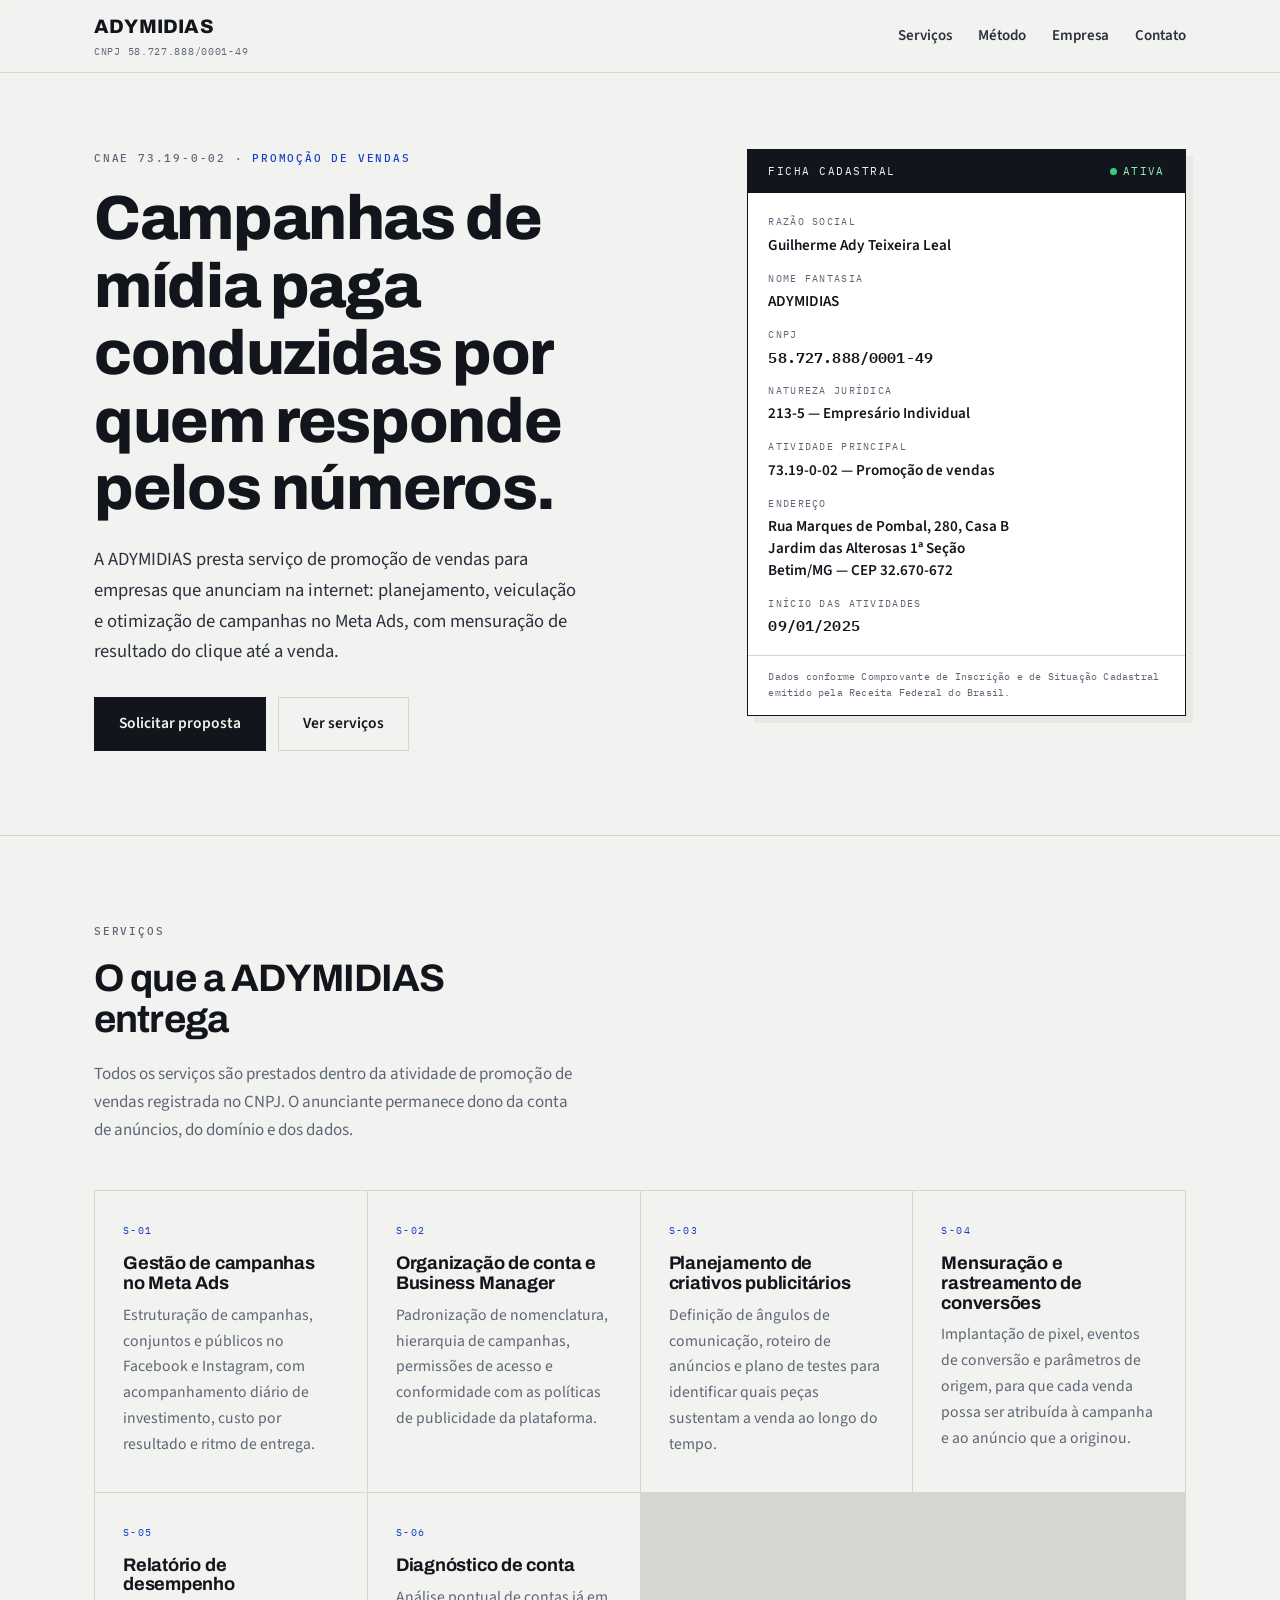
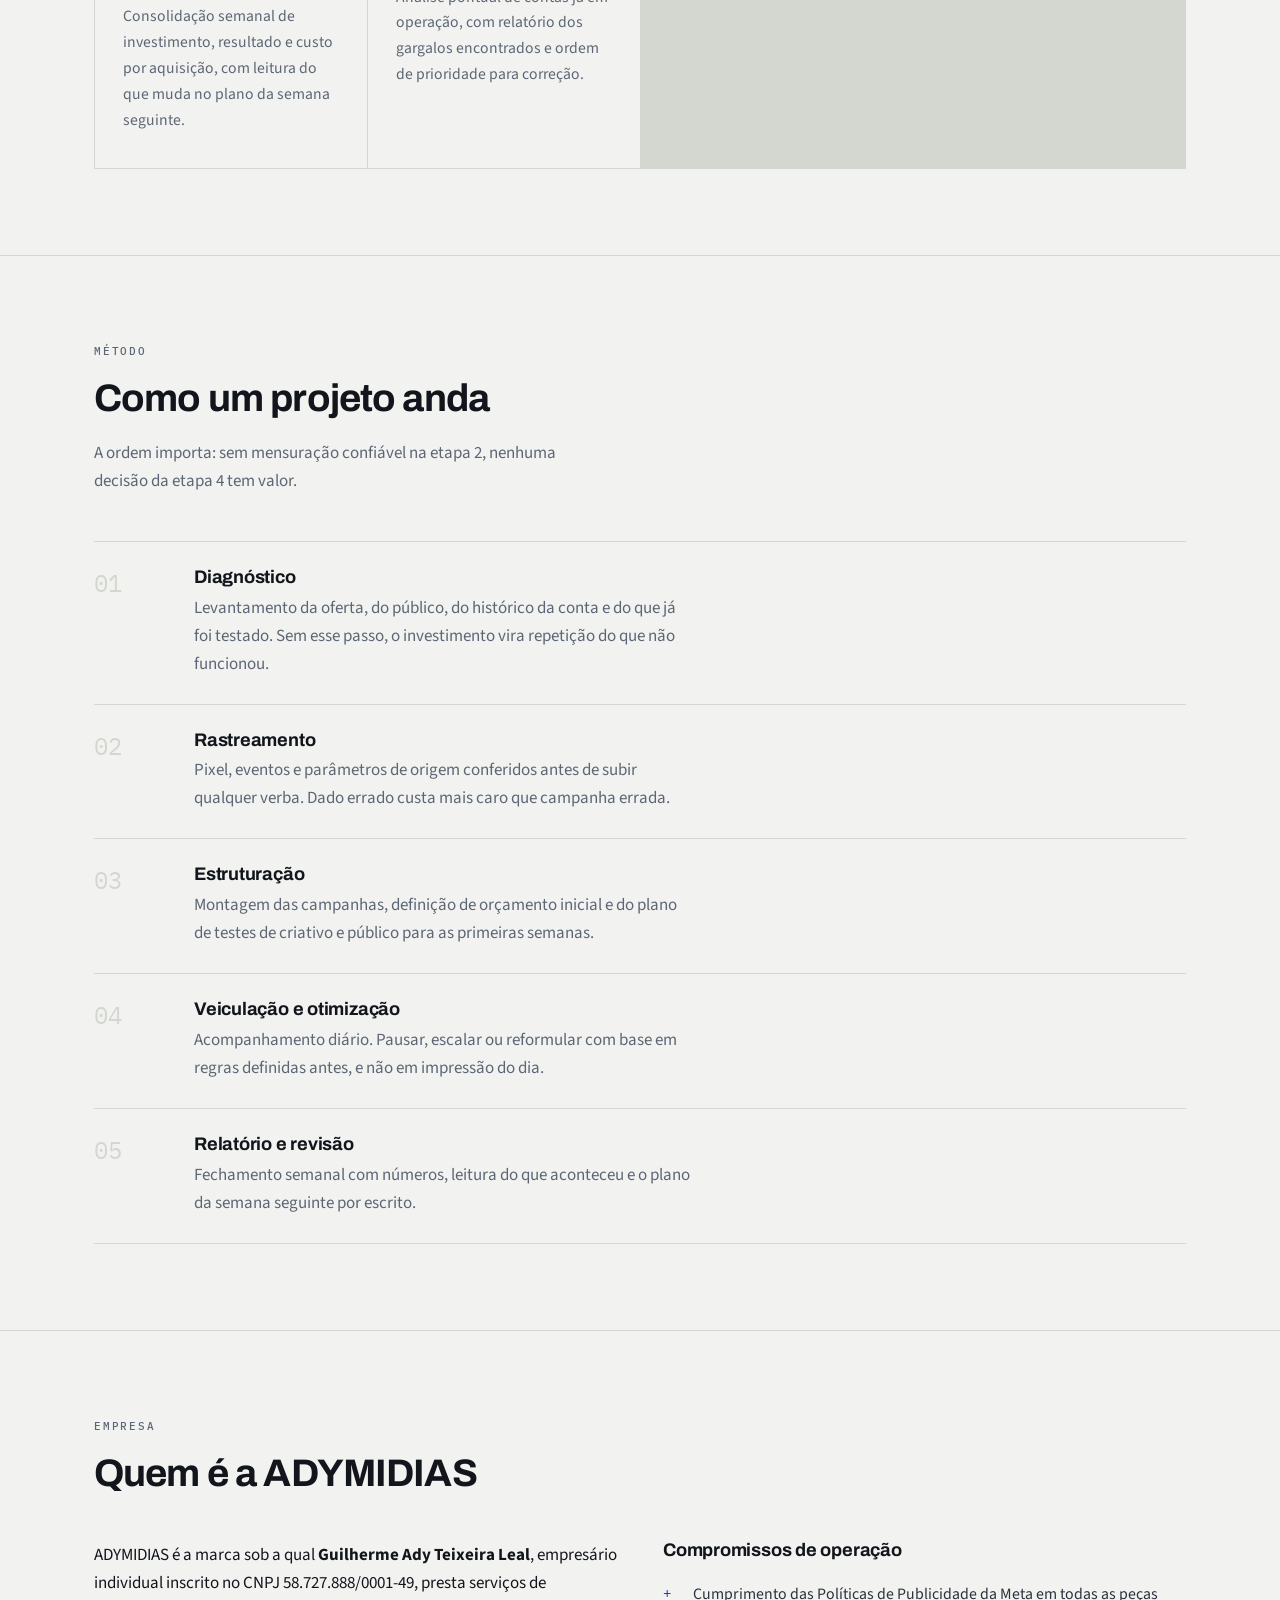
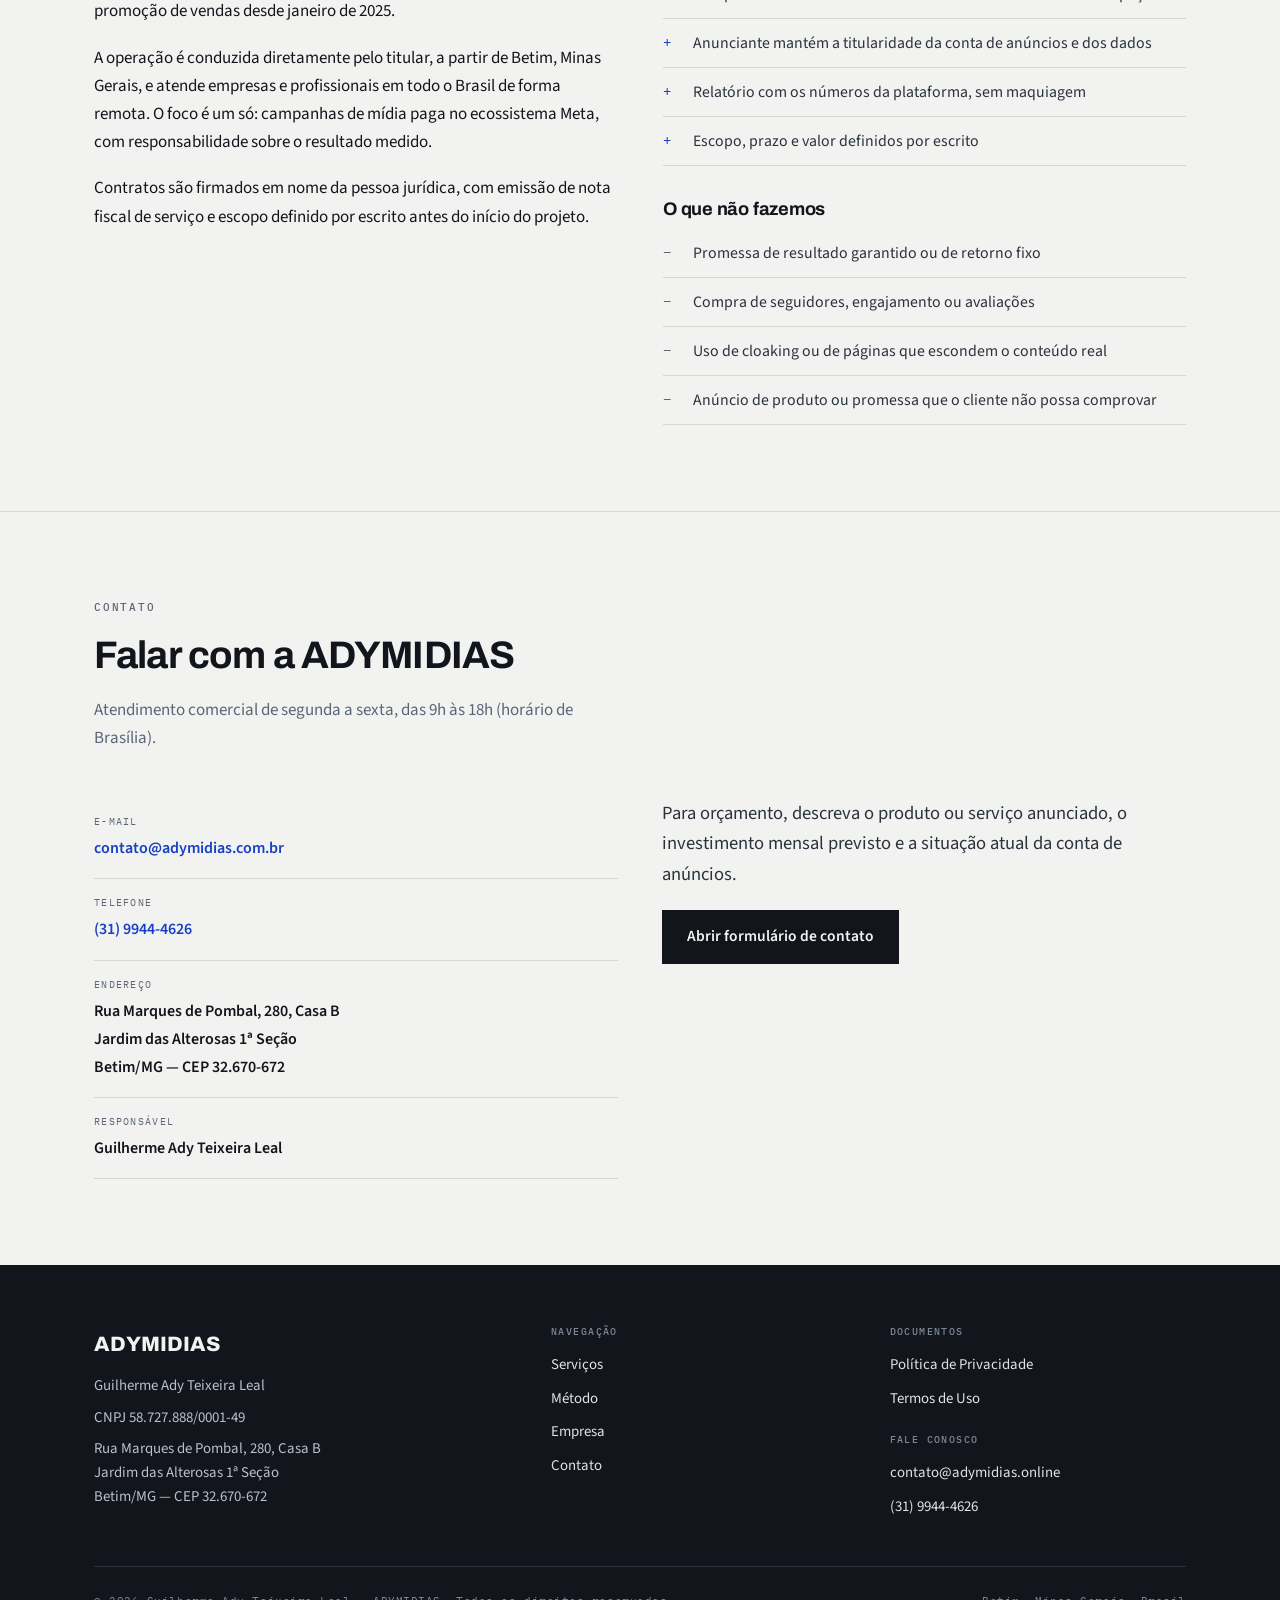
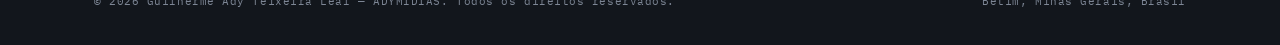
<file: index.html>
<!DOCTYPE html>
<html lang="pt-BR">
<head>
  <meta name="facebook-domain-verification" content="celbwak5h0r1rar0yhddj18snia247" />
  <!-- Meta Pixel Code -->
<script>
!function(f,b,e,v,n,t,s)
{if(f.fbq)return;n=f.fbq=function(){n.callMethod?
n.callMethod.apply(n,arguments):n.queue.push(arguments)};
if(!f._fbq)f._fbq=n;n.push=n;n.loaded=!0;n.version='2.0';
n.queue=[];t=b.createElement(e);t.async=!0;
t.src=v;s=b.getElementsByTagName(e)[0];
s.parentNode.insertBefore(t,s)}(window, document,'script',
'https://connect.facebook.net/en_US/fbevents.js');
fbq('init', '1061838196182625');
fbq('track', 'PageView');
</script>
<noscript><img height="1" width="1" style="display:none"
src="https://www.facebook.com/tr?id=1061838196182625&ev=PageView&noscript=1"
/></noscript>
<!-- End Meta Pixel Code -->
<meta charset="utf-8">
<meta name="viewport" content="width=device-width, initial-scale=1">
<title>ADYMIDIAS — Promoção de vendas e gestão de mídia paga | Betim/MG</title>
<meta name="description" content="ADYMIDIAS é a marca de Guilherme Ady Teixeira Leal (CNPJ 58.727.888/0001-49), empresa de promoção de vendas em Betim/MG especializada em gestão de campanhas de mídia paga no Meta Ads (Facebook e Instagram).">
<meta name="author" content="Guilherme Ady Teixeira Leal">
<link rel="canonical" href="https://www.adymidias.com.br/">

<meta property="og:type" content="website">
<meta property="og:site_name" content="ADYMIDIAS">
<meta property="og:title" content="ADYMIDIAS — Promoção de vendas e gestão de mídia paga">
<meta property="og:description" content="Gestão de campanhas de mídia paga no Meta Ads para empresas que vendem online. Betim, Minas Gerais.">
<meta property="og:url" content="https://www.adymidias.com.br/">
<meta property="og:locale" content="pt_BR">

<link rel="preconnect" href="https://fonts.googleapis.com">
<link rel="preconnect" href="https://fonts.gstatic.com" crossorigin>
<link href="https://fonts.googleapis.com/css2?family=Archivo:wght@600;700;800&family=IBM+Plex+Mono:wght@400;500&family=Source+Sans+3:wght@400;600&display=swap" rel="stylesheet">
<link rel="stylesheet" href="assets/estilo.css">

<script type="application/ld+json">
{
  "@context": "https://schema.org",
  "@type": "ProfessionalService",
  "name": "ADYMIDIAS",
  "legalName": "Guilherme Ady Teixeira Leal",
  "taxID": "58.727.888/0001-49",
  "url": "https://www.adymidias.online/",
  "email": "contato@adymidias.online",
  "telephone": "+55-31-99444-4626",
  "foundingDate": "2025-01-09",
  "description": "Promoção de vendas e gestão de campanhas de mídia paga no Meta Ads para empresas que vendem pela internet.",
  "areaServed": "BR",
  "address": {
    "@type": "PostalAddress",
    "streetAddress": "Rua Marques de Pombal, 280, Casa B",
    "addressLocality": "Betim",
    "addressRegion": "MG",
    "postalCode": "32670-672",
    "addressCountry": "BR"
  }
}
</script>
</head>
<body>

<a class="pular" href="#conteudo">Ir para o conteúdo</a>

<header class="topo">
  <div class="wrap topo-linha">
    <a class="marca" href="index.html">
      <span class="marca-nome">ADYMIDIAS</span>
      <span class="marca-cnpj">CNPJ 58.727.888/0001-49</span>
    </a>
    <nav class="nav" aria-label="Navegação principal">
      <a href="#servicos">Serviços</a>
      <a href="#metodo" class="oculta-mobile">Método</a>
      <a href="#empresa" class="oculta-mobile">Empresa</a>
      <a href="contato.html">Contato</a>
    </nav>
  </div>
</header>

<main id="conteudo">

  <section class="hero">
    <div class="wrap hero-grade">
      <div>
        <span class="rotulo">CNAE 73.19-0-02 · <strong>Promoção de vendas</strong></span>
        <h1>Campanhas de mídia paga conduzidas por quem responde pelos números.</h1>
        <p class="lead">
          A ADYMIDIAS presta serviço de promoção de vendas para empresas que anunciam
          na internet: planejamento, veiculação e otimização de campanhas no Meta Ads,
          com mensuração de resultado do clique até a venda.
        </p>
        <div class="hero-acoes">
          <a class="btn" href="contato.html">Solicitar proposta</a>
          <a class="btn btn-vazado" href="#servicos">Ver serviços</a>
        </div>
      </div>

      <div class="ficha">
        <div class="ficha-cabeca">
          <span>Ficha cadastral</span>
          <span class="ficha-selo">Ativa</span>
        </div>
        <dl>
          <dt>Razão social</dt>
          <dd>Guilherme Ady Teixeira Leal</dd>

          <dt>Nome fantasia</dt>
          <dd>ADYMIDIAS</dd>

          <dt>CNPJ</dt>
          <dd class="mono">58.727.888/0001-49</dd>

          <dt>Natureza jurídica</dt>
          <dd>213-5 — Empresário Individual</dd>

          <dt>Atividade principal</dt>
          <dd>73.19-0-02 — Promoção de vendas</dd>

          <dt>Endereço</dt>
          <dd>Rua Marques de Pombal, 280, Casa B<br>Jardim das Alterosas 1ª Seção<br>Betim/MG — CEP 32.670-672</dd>

          <dt>Início das atividades</dt>
          <dd class="mono">09/01/2025</dd>
        </dl>
        <div class="ficha-rodape">
          Dados conforme Comprovante de Inscrição e de Situação Cadastral emitido
          pela Receita Federal do Brasil.
        </div>
      </div>
    </div>
  </section>

  <section class="secao" id="servicos">
    <div class="wrap">
      <div class="secao-topo reveal">
        <span class="rotulo">Serviços</span>
        <h2>O que a ADYMIDIAS entrega</h2>
        <p>
          Todos os serviços são prestados dentro da atividade de promoção de vendas
          registrada no CNPJ. O anunciante permanece dono da conta de anúncios, do
          domínio e dos dados.
        </p>
      </div>

      <div class="grade-servicos reveal">
        <article class="servico">
          <span class="servico-cod">S-01</span>
          <h3>Gestão de campanhas no Meta Ads</h3>
          <p>
            Estruturação de campanhas, conjuntos e públicos no Facebook e Instagram,
            com acompanhamento diário de investimento, custo por resultado e ritmo de
            entrega.
          </p>
        </article>

        <article class="servico">
          <span class="servico-cod">S-02</span>
          <h3>Organização de conta e Business Manager</h3>
          <p>
            Padronização de nomenclatura, hierarquia de campanhas, permissões de acesso
            e conformidade com as políticas de publicidade da plataforma.
          </p>
        </article>

        <article class="servico">
          <span class="servico-cod">S-03</span>
          <h3>Planejamento de criativos publicitários</h3>
          <p>
            Definição de ângulos de comunicação, roteiro de anúncios e plano de testes
            para identificar quais peças sustentam a venda ao longo do tempo.
          </p>
        </article>

        <article class="servico">
          <span class="servico-cod">S-04</span>
          <h3>Mensuração e rastreamento de conversões</h3>
          <p>
            Implantação de pixel, eventos de conversão e parâmetros de origem, para que
            cada venda possa ser atribuída à campanha e ao anúncio que a originou.
          </p>
        </article>

        <article class="servico">
          <span class="servico-cod">S-05</span>
          <h3>Relatório de desempenho</h3>
          <p>
            Consolidação semanal de investimento, resultado e custo por aquisição, com
            leitura do que muda no plano da semana seguinte.
          </p>
        </article>

        <article class="servico">
          <span class="servico-cod">S-06</span>
          <h3>Diagnóstico de conta</h3>
          <p>
            Análise pontual de contas já em operação, com relatório dos gargalos
            encontrados e ordem de prioridade para correção.
          </p>
        </article>
      </div>
    </div>
  </section>

  <section class="secao" id="metodo">
    <div class="wrap">
      <div class="secao-topo reveal">
        <span class="rotulo">Método</span>
        <h2>Como um projeto anda</h2>
        <p>
          A ordem importa: sem mensuração confiável na etapa 2, nenhuma decisão da
          etapa 4 tem valor.
        </p>
      </div>

      <ol class="etapas reveal">
        <li>
          <div>
            <h3>Diagnóstico</h3>
            <p>
              Levantamento da oferta, do público, do histórico da conta e do que já foi
              testado. Sem esse passo, o investimento vira repetição do que não
              funcionou.
            </p>
          </div>
        </li>
        <li>
          <div>
            <h3>Rastreamento</h3>
            <p>
              Pixel, eventos e parâmetros de origem conferidos antes de subir qualquer
              verba. Dado errado custa mais caro que campanha errada.
            </p>
          </div>
        </li>
        <li>
          <div>
            <h3>Estruturação</h3>
            <p>
              Montagem das campanhas, definição de orçamento inicial e do plano de
              testes de criativo e público para as primeiras semanas.
            </p>
          </div>
        </li>
        <li>
          <div>
            <h3>Veiculação e otimização</h3>
            <p>
              Acompanhamento diário. Pausar, escalar ou reformular com base em regras
              definidas antes, e não em impressão do dia.
            </p>
          </div>
        </li>
        <li>
          <div>
            <h3>Relatório e revisão</h3>
            <p>
              Fechamento semanal com números, leitura do que aconteceu e o plano da
              semana seguinte por escrito.
            </p>
          </div>
        </li>
      </ol>
    </div>
  </section>

  <section class="secao" id="empresa">
    <div class="wrap">
      <div class="secao-topo reveal">
        <span class="rotulo">Empresa</span>
        <h2>Quem é a ADYMIDIAS</h2>
      </div>

      <div class="duas-colunas reveal">
        <div>
          <p>
            ADYMIDIAS é a marca sob a qual <strong>Guilherme Ady Teixeira Leal</strong>,
            empresário individual inscrito no CNPJ 58.727.888/0001-49, presta serviços de
            promoção de vendas desde janeiro de 2025.
          </p>
          <p>
            A operação é conduzida diretamente pelo titular, a partir de Betim, Minas
            Gerais, e atende empresas e profissionais em todo o Brasil de forma remota.
            O foco é um só: campanhas de mídia paga no ecossistema Meta, com
            responsabilidade sobre o resultado medido.
          </p>
          <p>
            Contratos são firmados em nome da pessoa jurídica, com emissão de nota
            fiscal de serviço e escopo definido por escrito antes do início do projeto.
          </p>
        </div>

        <div>
          <h3>Compromissos de operação</h3>
          <ul class="lista-limpa lista-sim">
            <li>Cumprimento das Políticas de Publicidade da Meta em todas as peças</li>
            <li>Anunciante mantém a titularidade da conta de anúncios e dos dados</li>
            <li>Relatório com os números da plataforma, sem maquiagem</li>
            <li>Escopo, prazo e valor definidos por escrito</li>
          </ul>

          <h3 style="margin-top:34px">O que não fazemos</h3>
          <ul class="lista-limpa lista-nao">
            <li>Promessa de resultado garantido ou de retorno fixo</li>
            <li>Compra de seguidores, engajamento ou avaliações</li>
            <li>Uso de cloaking ou de páginas que escondem o conteúdo real</li>
            <li>Anúncio de produto ou promessa que o cliente não possa comprovar</li>
          </ul>
        </div>
      </div>
    </div>
  </section>

  <section class="secao" id="contato">
    <div class="wrap">
      <div class="secao-topo reveal">
        <span class="rotulo">Contato</span>
        <h2>Falar com a ADYMIDIAS</h2>
        <p>
          Atendimento comercial de segunda a sexta, das 9h às 18h (horário de Brasília).
        </p>
      </div>

      <div class="bloco-contato reveal">
        <ul class="dados-contato">
          <li>
            <span>E-mail</span>
            <strong><a href="mailto:contato@adymidias.com.br">contato@adymidias.com.br</a></strong>
          </li>
          <li>
            <span>Telefone</span>
            <strong><a href="tel:+553199444626">(31) 9944-4626</a></strong>
          </li>
          <li>
            <span>Endereço</span>
            <strong>Rua Marques de Pombal, 280, Casa B<br>Jardim das Alterosas 1ª Seção<br>Betim/MG — CEP 32.670-672</strong>
          </li>
          <li>
            <span>Responsável</span>
            <strong>Guilherme Ady Teixeira Leal</strong>
          </li>
        </ul>

        <div>
          <p class="lead">
            Para orçamento, descreva o produto ou serviço anunciado, o investimento
            mensal previsto e a situação atual da conta de anúncios.
          </p>
          <p>
            <a class="btn" href="contato.html">Abrir formulário de contato</a>
          </p>
        </div>
      </div>
    </div>
  </section>

</main>

<footer class="rodape">
  <div class="wrap">
    <div class="rodape-grade">
      <div>
        <span class="rodape-marca">ADYMIDIAS</span>
        <p>Guilherme Ady Teixeira Leal</p>
        <p>CNPJ 58.727.888/0001-49</p>
        <p>Rua Marques de Pombal, 280, Casa B<br>Jardim das Alterosas 1ª Seção<br>Betim/MG — CEP 32.670-672</p>
      </div>
      <div>
        <h4>Navegação</h4>
        <ul>
          <li><a href="index.html#servicos">Serviços</a></li>
          <li><a href="index.html#metodo">Método</a></li>
          <li><a href="index.html#empresa">Empresa</a></li>
          <li><a href="contato.html">Contato</a></li>
        </ul>
      </div>
      <div>
        <h4>Documentos</h4>
        <ul>
          <li><a href="politica-de-privacidade.html">Política de Privacidade</a></li>
          <li><a href="termos-de-uso.html">Termos de Uso</a></li>
        </ul>
        <h4 style="margin-top:24px">Fale conosco</h4>
        <ul>
          <li><a href="contato@adymidias.online">contato@adymidias.online</a></li>
          <li><a href="tel:+553199444626">(31) 9944-4626</a></li>
        </ul>
      </div>
    </div>
    <div class="rodape-legal">
      <span>© 2026 Guilherme Ady Teixeira Leal — ADYMIDIAS. Todos os direitos reservados.</span>
      <span>Betim, Minas Gerais, Brasil</span>
    </div>
  </div>
</footer>

<script>
(function () {
  var alvos = document.querySelectorAll('.reveal');
  if (!('IntersectionObserver' in window) ||
      window.matchMedia('(prefers-reduced-motion: reduce)').matches) {
    alvos.forEach(function (el) { el.classList.add('visivel'); });
    return;
  }
  var obs = new IntersectionObserver(function (entradas) {
    entradas.forEach(function (e) {
      if (e.isIntersecting) {
        e.target.classList.add('visivel');
        obs.unobserve(e.target);
      }
    });
  }, { threshold: 0.12, rootMargin: '0px 0px -40px 0px' });
  alvos.forEach(function (el) { obs.observe(el); });
})();
</script>

</body>
</html>
</file>
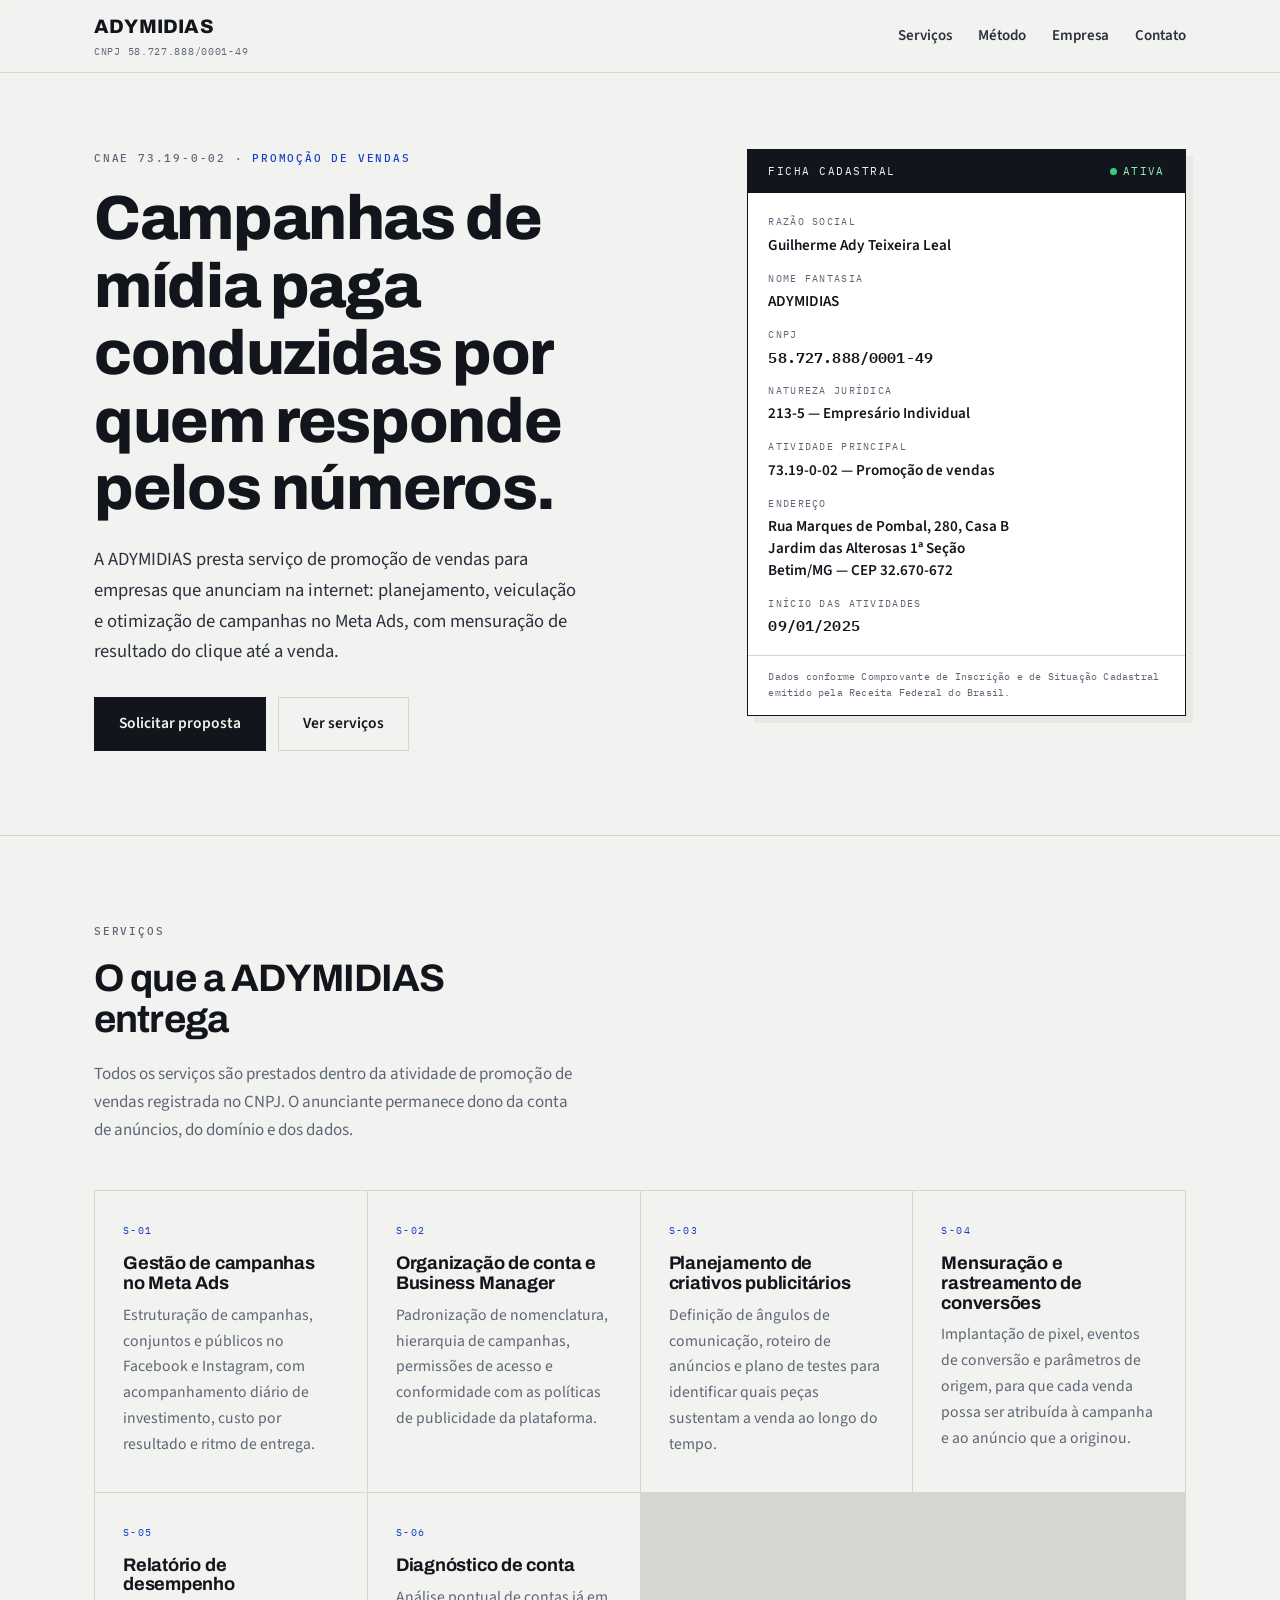
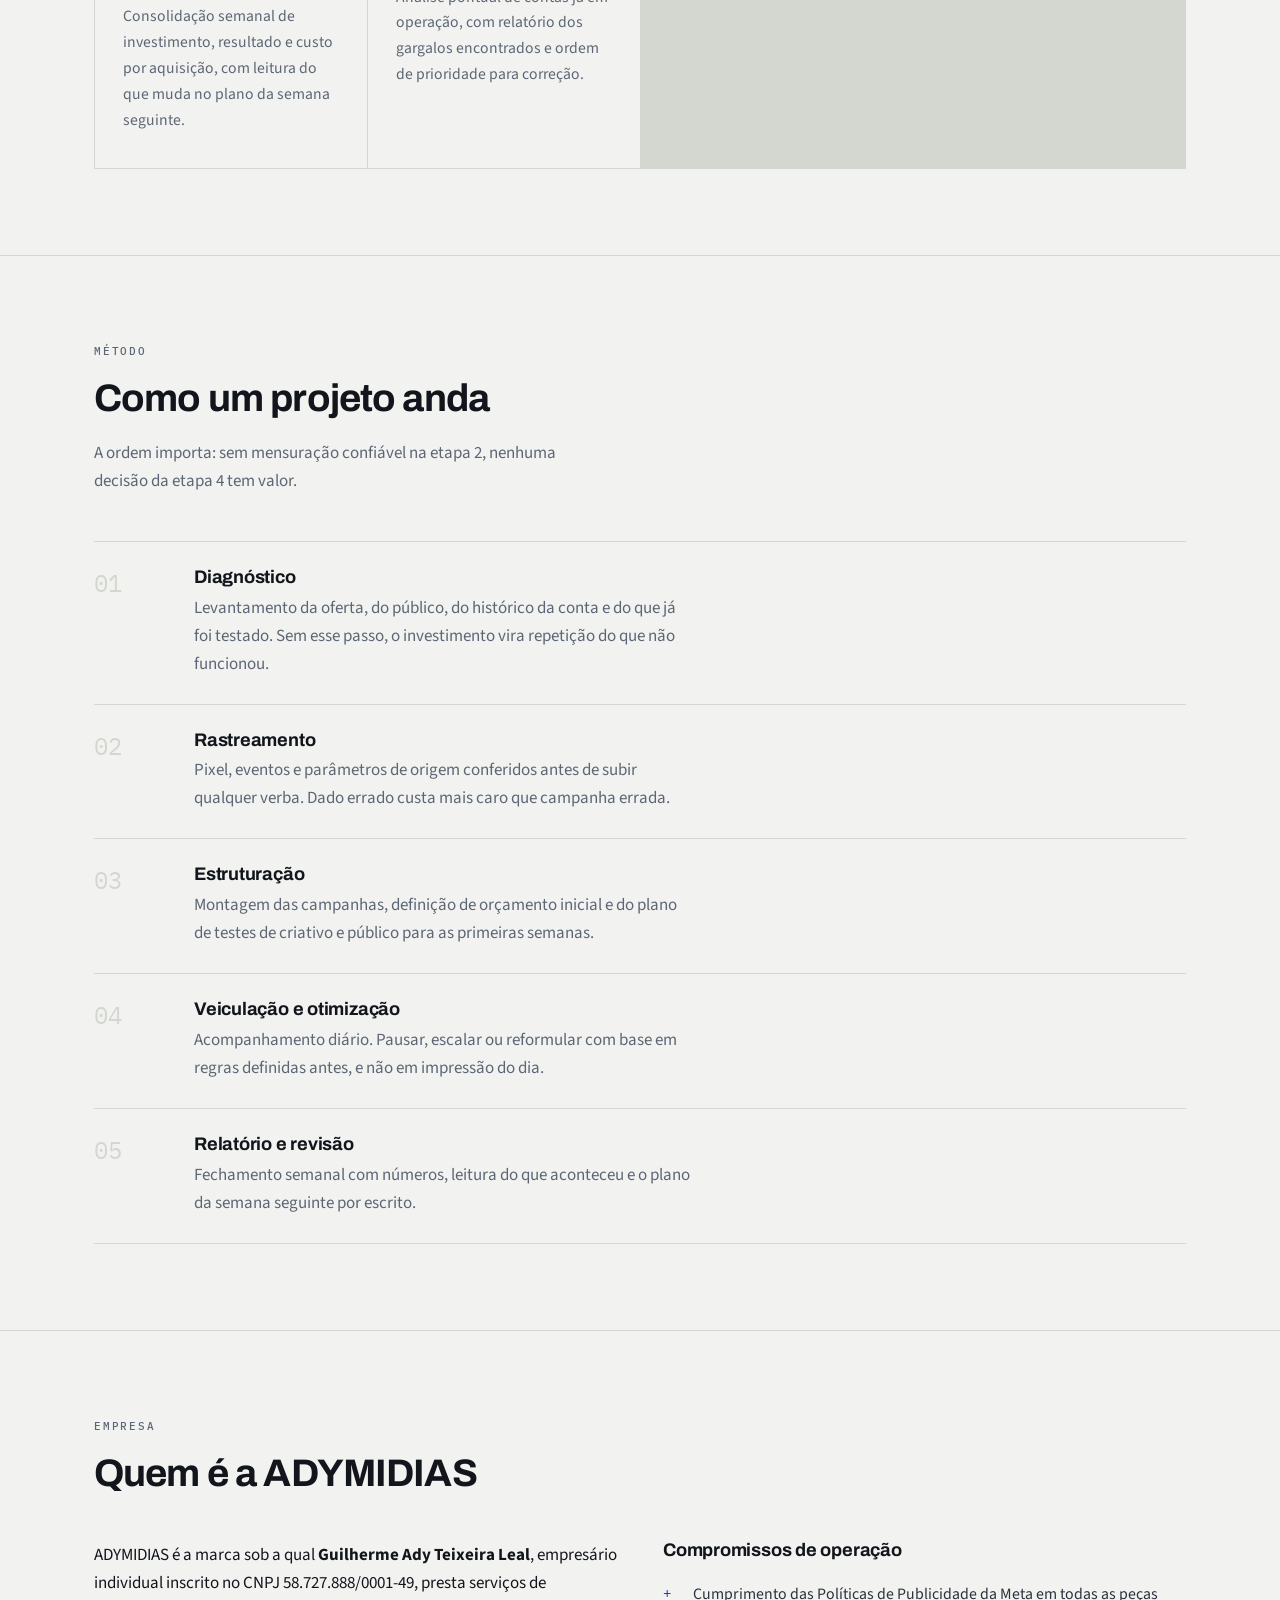
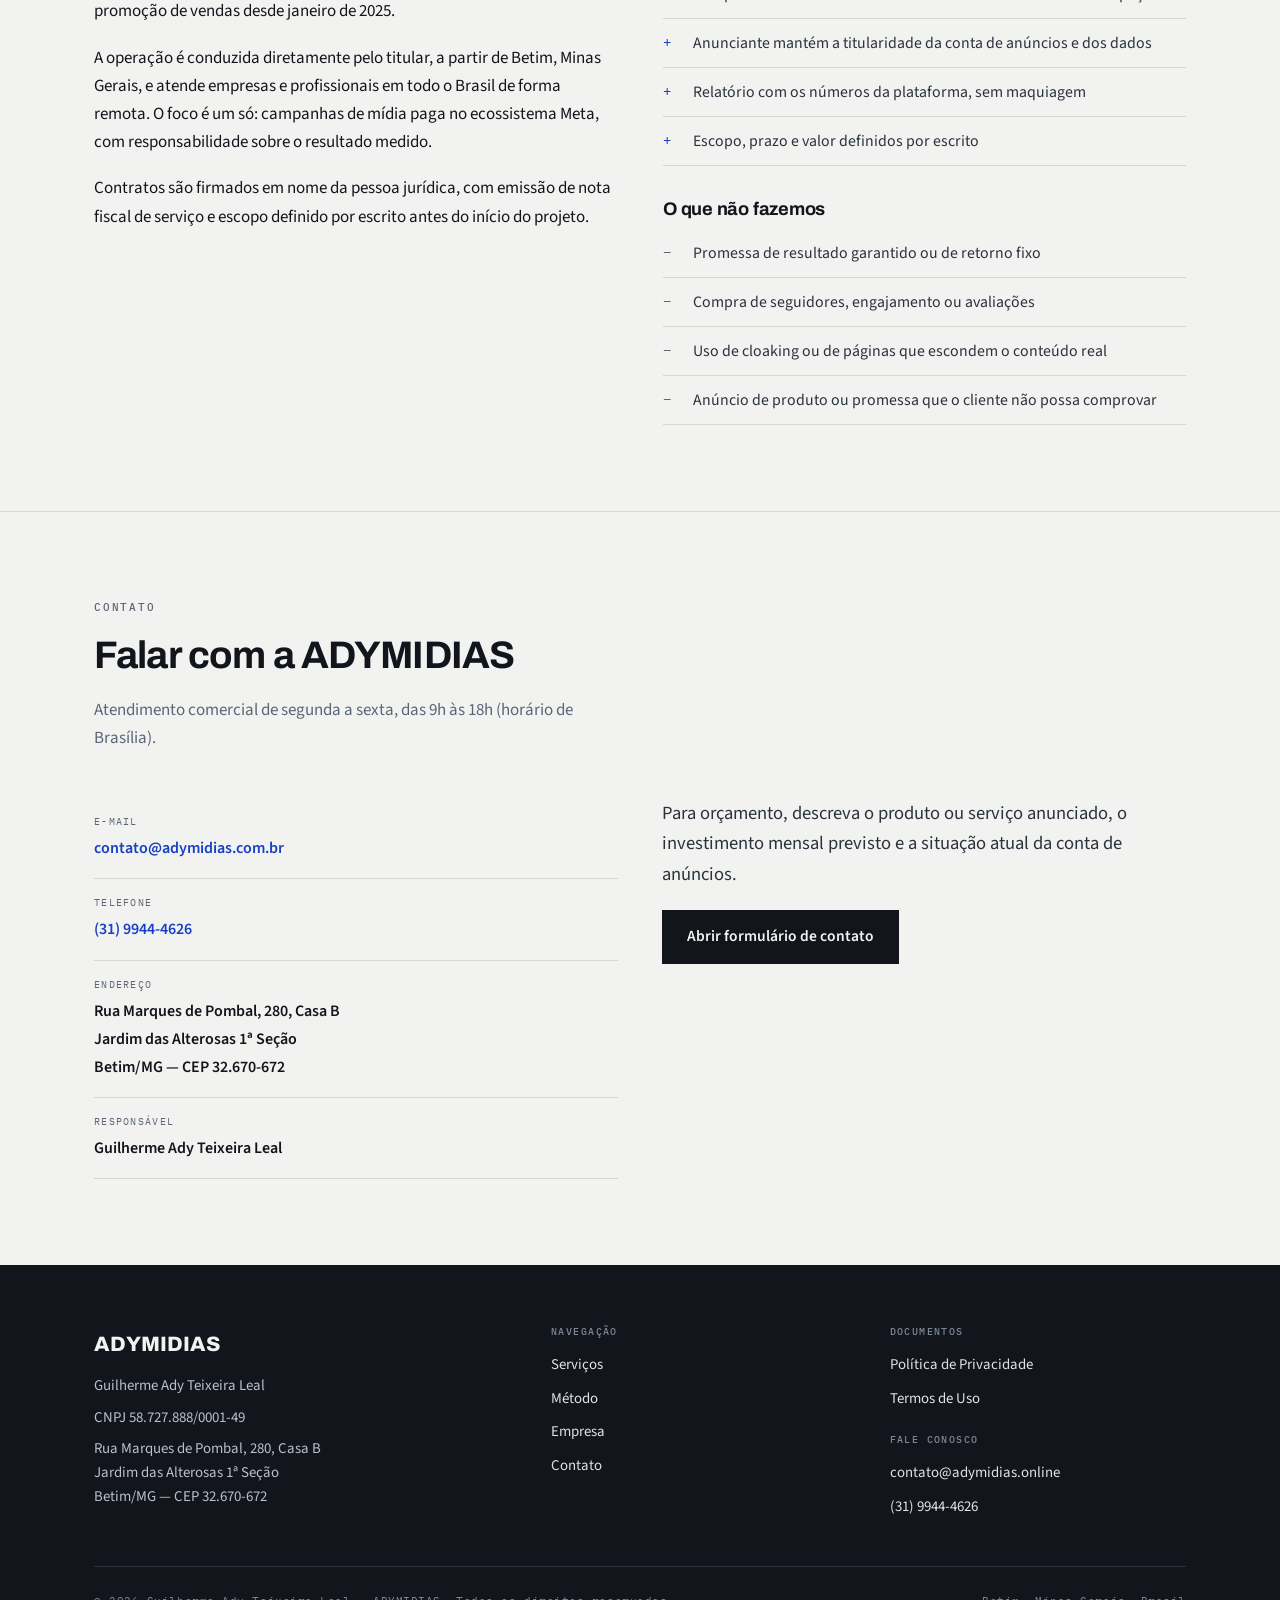
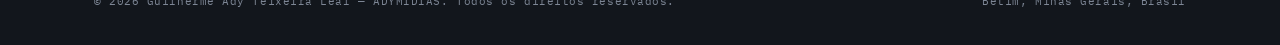
<file: adymidias-site/index.html>
<!DOCTYPE html>
<html lang="pt-BR">
<head>
<meta charset="utf-8">
<meta name="viewport" content="width=device-width, initial-scale=1">
<title>ADYMIDIAS — Promoção de vendas e gestão de mídia paga | Betim/MG</title>
<meta name="description" content="ADYMIDIAS é a marca de Guilherme Ady Teixeira Leal (CNPJ 58.727.888/0001-49), empresa de promoção de vendas em Betim/MG especializada em gestão de campanhas de mídia paga no Meta Ads (Facebook e Instagram).">
<meta name="author" content="Guilherme Ady Teixeira Leal">
<link rel="canonical" href="https://www.adymidias.com.br/">

<meta property="og:type" content="website">
<meta property="og:site_name" content="ADYMIDIAS">
<meta property="og:title" content="ADYMIDIAS — Promoção de vendas e gestão de mídia paga">
<meta property="og:description" content="Gestão de campanhas de mídia paga no Meta Ads para empresas que vendem online. Betim, Minas Gerais.">
<meta property="og:url" content="https://www.adymidias.com.br/">
<meta property="og:locale" content="pt_BR">

<link rel="preconnect" href="https://fonts.googleapis.com">
<link rel="preconnect" href="https://fonts.gstatic.com" crossorigin>
<link href="https://fonts.googleapis.com/css2?family=Archivo:wght@600;700;800&family=IBM+Plex+Mono:wght@400;500&family=Source+Sans+3:wght@400;600&display=swap" rel="stylesheet">
<link rel="stylesheet" href="assets/estilo.css">

<script type="application/ld+json">
{
  "@context": "https://schema.org",
  "@type": "ProfessionalService",
  "name": "ADYMIDIAS",
  "legalName": "Guilherme Ady Teixeira Leal",
  "taxID": "58.727.888/0001-49",
  "url": "https://www.adymidias.online/",
  "email": "contato@adymidias.online",
  "telephone": "+55-31-99444-4626",
  "foundingDate": "2025-01-09",
  "description": "Promoção de vendas e gestão de campanhas de mídia paga no Meta Ads para empresas que vendem pela internet.",
  "areaServed": "BR",
  "address": {
    "@type": "PostalAddress",
    "streetAddress": "Rua Marques de Pombal, 280, Casa B",
    "addressLocality": "Betim",
    "addressRegion": "MG",
    "postalCode": "32670-672",
    "addressCountry": "BR"
  }
}
</script>
</head>
<body>

<a class="pular" href="#conteudo">Ir para o conteúdo</a>

<header class="topo">
  <div class="wrap topo-linha">
    <a class="marca" href="index.html">
      <span class="marca-nome">ADYMIDIAS</span>
      <span class="marca-cnpj">CNPJ 58.727.888/0001-49</span>
    </a>
    <nav class="nav" aria-label="Navegação principal">
      <a href="#servicos">Serviços</a>
      <a href="#metodo" class="oculta-mobile">Método</a>
      <a href="#empresa" class="oculta-mobile">Empresa</a>
      <a href="contato.html">Contato</a>
    </nav>
  </div>
</header>

<main id="conteudo">

  <section class="hero">
    <div class="wrap hero-grade">
      <div>
        <span class="rotulo">CNAE 73.19-0-02 · <strong>Promoção de vendas</strong></span>
        <h1>Campanhas de mídia paga conduzidas por quem responde pelos números.</h1>
        <p class="lead">
          A ADYMIDIAS presta serviço de promoção de vendas para empresas que anunciam
          na internet: planejamento, veiculação e otimização de campanhas no Meta Ads,
          com mensuração de resultado do clique até a venda.
        </p>
        <div class="hero-acoes">
          <a class="btn" href="contato.html">Solicitar proposta</a>
          <a class="btn btn-vazado" href="#servicos">Ver serviços</a>
        </div>
      </div>

      <div class="ficha">
        <div class="ficha-cabeca">
          <span>Ficha cadastral</span>
          <span class="ficha-selo">Ativa</span>
        </div>
        <dl>
          <dt>Razão social</dt>
          <dd>Guilherme Ady Teixeira Leal</dd>

          <dt>Nome fantasia</dt>
          <dd>ADYMIDIAS</dd>

          <dt>CNPJ</dt>
          <dd class="mono">58.727.888/0001-49</dd>

          <dt>Natureza jurídica</dt>
          <dd>213-5 — Empresário Individual</dd>

          <dt>Atividade principal</dt>
          <dd>73.19-0-02 — Promoção de vendas</dd>

          <dt>Endereço</dt>
          <dd>Rua Marques de Pombal, 280, Casa B<br>Jardim das Alterosas 1ª Seção<br>Betim/MG — CEP 32.670-672</dd>

          <dt>Início das atividades</dt>
          <dd class="mono">09/01/2025</dd>
        </dl>
        <div class="ficha-rodape">
          Dados conforme Comprovante de Inscrição e de Situação Cadastral emitido
          pela Receita Federal do Brasil.
        </div>
      </div>
    </div>
  </section>

  <section class="secao" id="servicos">
    <div class="wrap">
      <div class="secao-topo reveal">
        <span class="rotulo">Serviços</span>
        <h2>O que a ADYMIDIAS entrega</h2>
        <p>
          Todos os serviços são prestados dentro da atividade de promoção de vendas
          registrada no CNPJ. O anunciante permanece dono da conta de anúncios, do
          domínio e dos dados.
        </p>
      </div>

      <div class="grade-servicos reveal">
        <article class="servico">
          <span class="servico-cod">S-01</span>
          <h3>Gestão de campanhas no Meta Ads</h3>
          <p>
            Estruturação de campanhas, conjuntos e públicos no Facebook e Instagram,
            com acompanhamento diário de investimento, custo por resultado e ritmo de
            entrega.
          </p>
        </article>

        <article class="servico">
          <span class="servico-cod">S-02</span>
          <h3>Organização de conta e Business Manager</h3>
          <p>
            Padronização de nomenclatura, hierarquia de campanhas, permissões de acesso
            e conformidade com as políticas de publicidade da plataforma.
          </p>
        </article>

        <article class="servico">
          <span class="servico-cod">S-03</span>
          <h3>Planejamento de criativos publicitários</h3>
          <p>
            Definição de ângulos de comunicação, roteiro de anúncios e plano de testes
            para identificar quais peças sustentam a venda ao longo do tempo.
          </p>
        </article>

        <article class="servico">
          <span class="servico-cod">S-04</span>
          <h3>Mensuração e rastreamento de conversões</h3>
          <p>
            Implantação de pixel, eventos de conversão e parâmetros de origem, para que
            cada venda possa ser atribuída à campanha e ao anúncio que a originou.
          </p>
        </article>

        <article class="servico">
          <span class="servico-cod">S-05</span>
          <h3>Relatório de desempenho</h3>
          <p>
            Consolidação semanal de investimento, resultado e custo por aquisição, com
            leitura do que muda no plano da semana seguinte.
          </p>
        </article>

        <article class="servico">
          <span class="servico-cod">S-06</span>
          <h3>Diagnóstico de conta</h3>
          <p>
            Análise pontual de contas já em operação, com relatório dos gargalos
            encontrados e ordem de prioridade para correção.
          </p>
        </article>
      </div>
    </div>
  </section>

  <section class="secao" id="metodo">
    <div class="wrap">
      <div class="secao-topo reveal">
        <span class="rotulo">Método</span>
        <h2>Como um projeto anda</h2>
        <p>
          A ordem importa: sem mensuração confiável na etapa 2, nenhuma decisão da
          etapa 4 tem valor.
        </p>
      </div>

      <ol class="etapas reveal">
        <li>
          <div>
            <h3>Diagnóstico</h3>
            <p>
              Levantamento da oferta, do público, do histórico da conta e do que já foi
              testado. Sem esse passo, o investimento vira repetição do que não
              funcionou.
            </p>
          </div>
        </li>
        <li>
          <div>
            <h3>Rastreamento</h3>
            <p>
              Pixel, eventos e parâmetros de origem conferidos antes de subir qualquer
              verba. Dado errado custa mais caro que campanha errada.
            </p>
          </div>
        </li>
        <li>
          <div>
            <h3>Estruturação</h3>
            <p>
              Montagem das campanhas, definição de orçamento inicial e do plano de
              testes de criativo e público para as primeiras semanas.
            </p>
          </div>
        </li>
        <li>
          <div>
            <h3>Veiculação e otimização</h3>
            <p>
              Acompanhamento diário. Pausar, escalar ou reformular com base em regras
              definidas antes, e não em impressão do dia.
            </p>
          </div>
        </li>
        <li>
          <div>
            <h3>Relatório e revisão</h3>
            <p>
              Fechamento semanal com números, leitura do que aconteceu e o plano da
              semana seguinte por escrito.
            </p>
          </div>
        </li>
      </ol>
    </div>
  </section>

  <section class="secao" id="empresa">
    <div class="wrap">
      <div class="secao-topo reveal">
        <span class="rotulo">Empresa</span>
        <h2>Quem é a ADYMIDIAS</h2>
      </div>

      <div class="duas-colunas reveal">
        <div>
          <p>
            ADYMIDIAS é a marca sob a qual <strong>Guilherme Ady Teixeira Leal</strong>,
            empresário individual inscrito no CNPJ 58.727.888/0001-49, presta serviços de
            promoção de vendas desde janeiro de 2025.
          </p>
          <p>
            A operação é conduzida diretamente pelo titular, a partir de Betim, Minas
            Gerais, e atende empresas e profissionais em todo o Brasil de forma remota.
            O foco é um só: campanhas de mídia paga no ecossistema Meta, com
            responsabilidade sobre o resultado medido.
          </p>
          <p>
            Contratos são firmados em nome da pessoa jurídica, com emissão de nota
            fiscal de serviço e escopo definido por escrito antes do início do projeto.
          </p>
        </div>

        <div>
          <h3>Compromissos de operação</h3>
          <ul class="lista-limpa lista-sim">
            <li>Cumprimento das Políticas de Publicidade da Meta em todas as peças</li>
            <li>Anunciante mantém a titularidade da conta de anúncios e dos dados</li>
            <li>Relatório com os números da plataforma, sem maquiagem</li>
            <li>Escopo, prazo e valor definidos por escrito</li>
          </ul>

          <h3 style="margin-top:34px">O que não fazemos</h3>
          <ul class="lista-limpa lista-nao">
            <li>Promessa de resultado garantido ou de retorno fixo</li>
            <li>Compra de seguidores, engajamento ou avaliações</li>
            <li>Uso de cloaking ou de páginas que escondem o conteúdo real</li>
            <li>Anúncio de produto ou promessa que o cliente não possa comprovar</li>
          </ul>
        </div>
      </div>
    </div>
  </section>

  <section class="secao" id="contato">
    <div class="wrap">
      <div class="secao-topo reveal">
        <span class="rotulo">Contato</span>
        <h2>Falar com a ADYMIDIAS</h2>
        <p>
          Atendimento comercial de segunda a sexta, das 9h às 18h (horário de Brasília).
        </p>
      </div>

      <div class="bloco-contato reveal">
        <ul class="dados-contato">
          <li>
            <span>E-mail</span>
            <strong><a href="mailto:contato@adymidias.com.br">contato@adymidias.com.br</a></strong>
          </li>
          <li>
            <span>Telefone</span>
            <strong><a href="tel:+553199444626">(31) 9944-4626</a></strong>
          </li>
          <li>
            <span>Endereço</span>
            <strong>Rua Marques de Pombal, 280, Casa B<br>Jardim das Alterosas 1ª Seção<br>Betim/MG — CEP 32.670-672</strong>
          </li>
          <li>
            <span>Responsável</span>
            <strong>Guilherme Ady Teixeira Leal</strong>
          </li>
        </ul>

        <div>
          <p class="lead">
            Para orçamento, descreva o produto ou serviço anunciado, o investimento
            mensal previsto e a situação atual da conta de anúncios.
          </p>
          <p>
            <a class="btn" href="contato.html">Abrir formulário de contato</a>
          </p>
        </div>
      </div>
    </div>
  </section>

</main>

<footer class="rodape">
  <div class="wrap">
    <div class="rodape-grade">
      <div>
        <span class="rodape-marca">ADYMIDIAS</span>
        <p>Guilherme Ady Teixeira Leal</p>
        <p>CNPJ 58.727.888/0001-49</p>
        <p>Rua Marques de Pombal, 280, Casa B<br>Jardim das Alterosas 1ª Seção<br>Betim/MG — CEP 32.670-672</p>
      </div>
      <div>
        <h4>Navegação</h4>
        <ul>
          <li><a href="index.html#servicos">Serviços</a></li>
          <li><a href="index.html#metodo">Método</a></li>
          <li><a href="index.html#empresa">Empresa</a></li>
          <li><a href="contato.html">Contato</a></li>
        </ul>
      </div>
      <div>
        <h4>Documentos</h4>
        <ul>
          <li><a href="politica-de-privacidade.html">Política de Privacidade</a></li>
          <li><a href="termos-de-uso.html">Termos de Uso</a></li>
        </ul>
        <h4 style="margin-top:24px">Fale conosco</h4>
        <ul>
          <li><a href="contato@adymidias.online">contato@adymidias.online</a></li>
          <li><a href="tel:+553199444626">(31) 9944-4626</a></li>
        </ul>
      </div>
    </div>
    <div class="rodape-legal">
      <span>© 2026 Guilherme Ady Teixeira Leal — ADYMIDIAS. Todos os direitos reservados.</span>
      <span>Betim, Minas Gerais, Brasil</span>
    </div>
  </div>
</footer>

<script>
(function () {
  var alvos = document.querySelectorAll('.reveal');
  if (!('IntersectionObserver' in window) ||
      window.matchMedia('(prefers-reduced-motion: reduce)').matches) {
    alvos.forEach(function (el) { el.classList.add('visivel'); });
    return;
  }
  var obs = new IntersectionObserver(function (entradas) {
    entradas.forEach(function (e) {
      if (e.isIntersecting) {
        e.target.classList.add('visivel');
        obs.unobserve(e.target);
      }
    });
  }, { threshold: 0.12, rootMargin: '0px 0px -40px 0px' });
  alvos.forEach(function (el) { obs.observe(el); });
})();
</script>

</body>
</html>
</file>
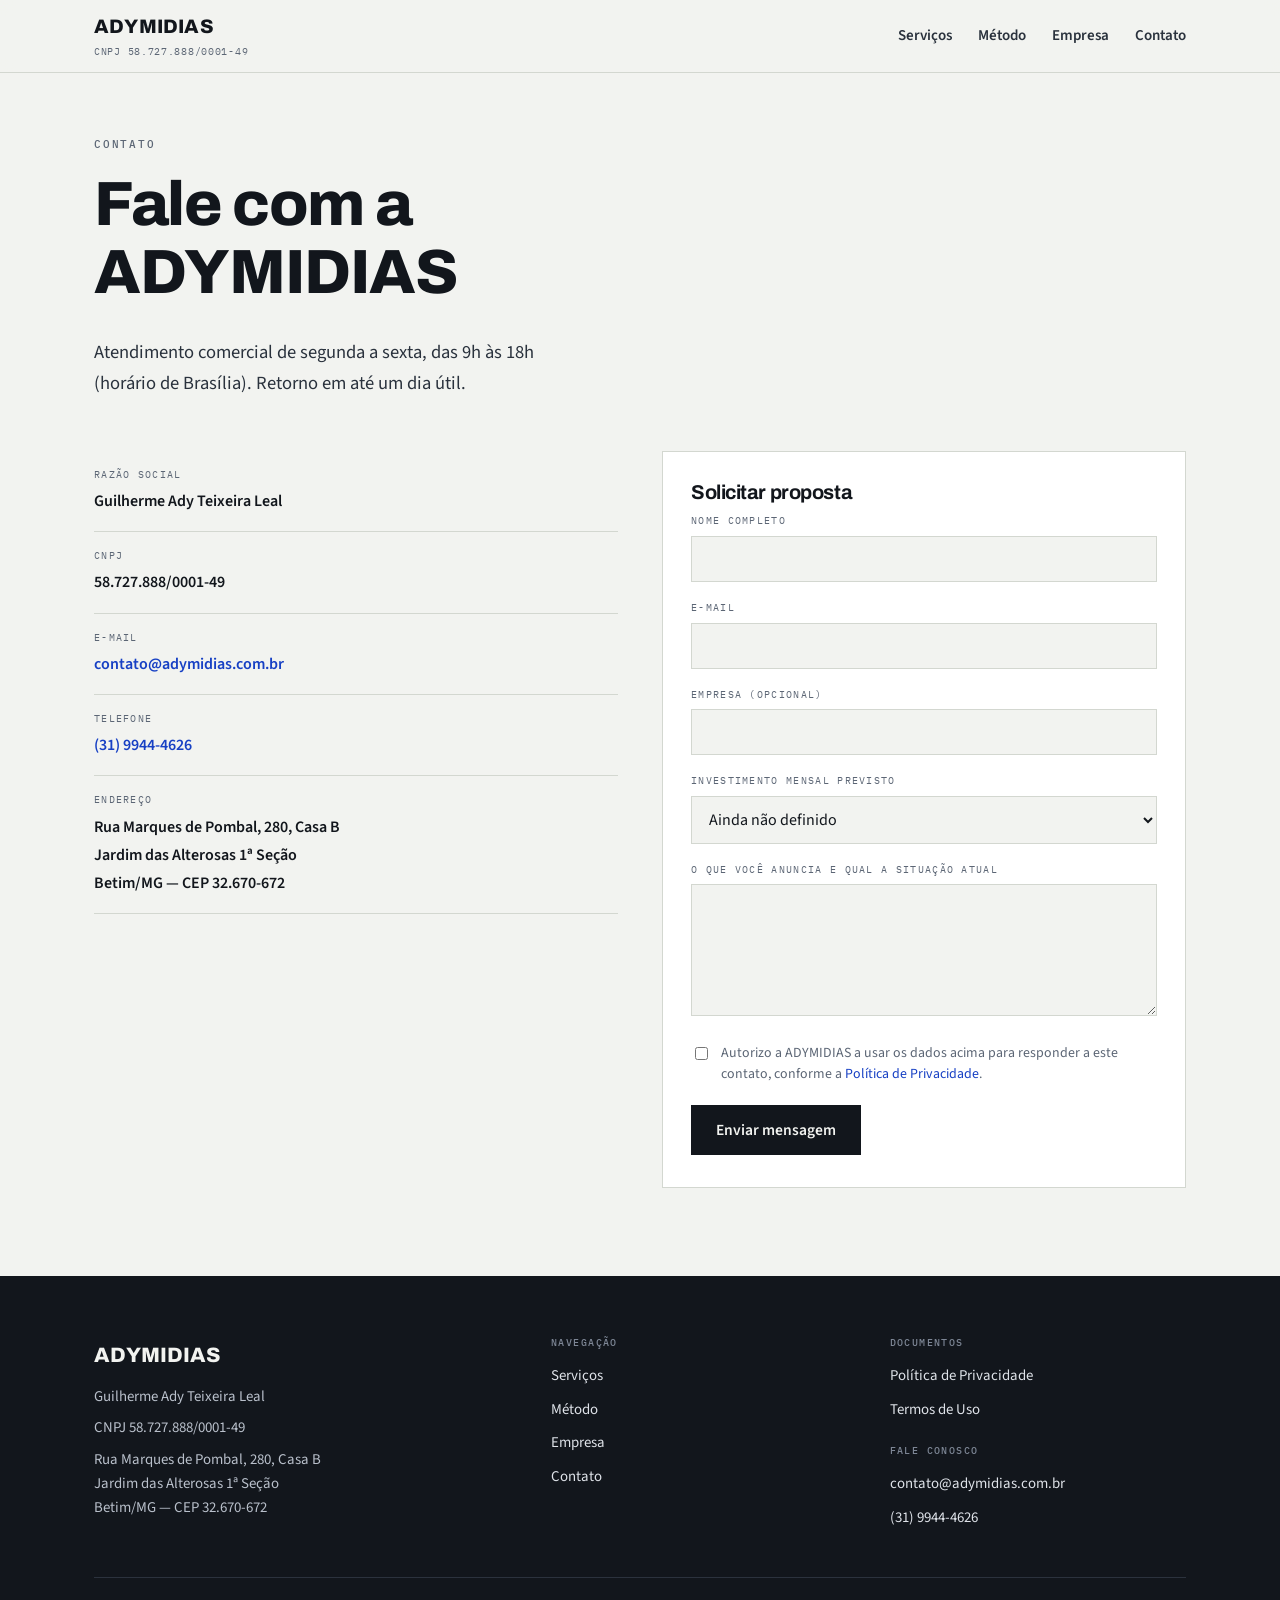
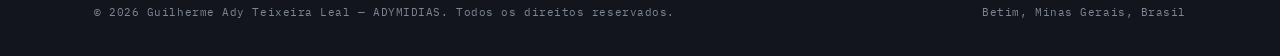
<file: contato.html>
<!DOCTYPE html>
<html lang="pt-BR">
<head>
<meta charset="utf-8">
<meta name="viewport" content="width=device-width, initial-scale=1">
<title>Contato — ADYMIDIAS | Guilherme Ady Teixeira Leal</title>
<meta name="description" content="Fale com a ADYMIDIAS — Guilherme Ady Teixeira Leal, CNPJ 58.727.888/0001-49. Betim, Minas Gerais. Solicite proposta para gestão de campanhas de mídia paga.">
<link rel="canonical" href="https://www.adymidias.com.br/contato.html">
<link rel="preconnect" href="https://fonts.googleapis.com">
<link rel="preconnect" href="https://fonts.gstatic.com" crossorigin>
<link href="https://fonts.googleapis.com/css2?family=Archivo:wght@600;700;800&family=IBM+Plex+Mono:wght@400;500&family=Source+Sans+3:wght@400;600&display=swap" rel="stylesheet">
<link rel="stylesheet" href="assets/estilo.css">
</head>
<body>

<a class="pular" href="#conteudo">Ir para o conteúdo</a>

<header class="topo">
  <div class="wrap topo-linha">
    <a class="marca" href="index.html">
      <span class="marca-nome">ADYMIDIAS</span>
      <span class="marca-cnpj">CNPJ 58.727.888/0001-49</span>
    </a>
    <nav class="nav" aria-label="Navegação principal">
      <a href="index.html#servicos">Serviços</a>
      <a href="index.html#metodo" class="oculta-mobile">Método</a>
      <a href="index.html#empresa" class="oculta-mobile">Empresa</a>
      <a href="contato.html">Contato</a>
    </nav>
  </div>
</header>

<main id="conteudo" class="doc">
  <div class="wrap">
    <span class="rotulo">Contato</span>
    <h1 style="max-width:16ch">Fale com a ADYMIDIAS</h1>
    <p class="lead" style="margin-bottom:52px">
      Atendimento comercial de segunda a sexta, das 9h às 18h (horário de Brasília).
      Retorno em até um dia útil.
    </p>

    <div class="bloco-contato">
      <div>
        <ul class="dados-contato">
          <li>
            <span>Razão social</span>
            <strong>Guilherme Ady Teixeira Leal</strong>
          </li>
          <li>
            <span>CNPJ</span>
            <strong>58.727.888/0001-49</strong>
          </li>
          <li>
            <span>E-mail</span>
            <strong><a href="mailto:contato@adymidias.com.br">contato@adymidias.com.br</a></strong>
          </li>
          <li>
            <span>Telefone</span>
            <strong><a href="tel:+553199444626">(31) 9944-4626</a></strong>
          </li>
          <li>
            <span>Endereço</span>
            <strong>Rua Marques de Pombal, 280, Casa B<br>Jardim das Alterosas 1ª Seção<br>Betim/MG — CEP 32.670-672</strong>
          </li>
        </ul>
      </div>

      <div class="formulario">
        <h2 style="font-size:1.25rem">Solicitar proposta</h2>
        <form id="form-contato" novalidate>
          <div class="campo">
            <label for="nome">Nome completo</label>
            <input type="text" id="nome" name="nome" required autocomplete="name">
          </div>
          <div class="campo">
            <label for="email">E-mail</label>
            <input type="email" id="email" name="email" required autocomplete="email">
          </div>
          <div class="campo">
            <label for="empresa">Empresa (opcional)</label>
            <input type="text" id="empresa" name="empresa" autocomplete="organization">
          </div>
          <div class="campo">
            <label for="investimento">Investimento mensal previsto</label>
            <select id="investimento" name="investimento">
              <option value="Ainda não definido">Ainda não definido</option>
              <option value="Até R$ 3.000">Até R$ 3.000</option>
              <option value="R$ 3.000 a R$ 10.000">R$ 3.000 a R$ 10.000</option>
              <option value="R$ 10.000 a R$ 30.000">R$ 10.000 a R$ 30.000</option>
              <option value="Acima de R$ 30.000">Acima de R$ 30.000</option>
            </select>
          </div>
          <div class="campo">
            <label for="mensagem">O que você anuncia e qual a situação atual</label>
            <textarea id="mensagem" name="mensagem" required></textarea>
          </div>
          <label class="consentimento" for="consentimento">
            <input type="checkbox" id="consentimento" name="consentimento" required>
            <span>
              Autorizo a ADYMIDIAS a usar os dados acima para responder a este contato,
              conforme a <a href="politica-de-privacidade.html">Política de Privacidade</a>.
            </span>
          </label>
          <button class="btn" type="submit">Enviar mensagem</button>
          <p class="aviso-form" id="aviso" role="status" hidden></p>
        </form>
      </div>
    </div>
  </div>
</main>

<footer class="rodape">
  <div class="wrap">
    <div class="rodape-grade">
      <div>
        <span class="rodape-marca">ADYMIDIAS</span>
        <p>Guilherme Ady Teixeira Leal</p>
        <p>CNPJ 58.727.888/0001-49</p>
        <p>Rua Marques de Pombal, 280, Casa B<br>Jardim das Alterosas 1ª Seção<br>Betim/MG — CEP 32.670-672</p>
      </div>
      <div>
        <h4>Navegação</h4>
        <ul>
          <li><a href="index.html#servicos">Serviços</a></li>
          <li><a href="index.html#metodo">Método</a></li>
          <li><a href="index.html#empresa">Empresa</a></li>
          <li><a href="contato.html">Contato</a></li>
        </ul>
      </div>
      <div>
        <h4>Documentos</h4>
        <ul>
          <li><a href="politica-de-privacidade.html">Política de Privacidade</a></li>
          <li><a href="termos-de-uso.html">Termos de Uso</a></li>
        </ul>
        <h4 style="margin-top:24px">Fale conosco</h4>
        <ul>
          <li><a href="mailto:contato@adymidias.com.br">contato@adymidias.com.br</a></li>
          <li><a href="tel:+553199444626">(31) 9944-4626</a></li>
        </ul>
      </div>
    </div>
    <div class="rodape-legal">
      <span>© 2026 Guilherme Ady Teixeira Leal — ADYMIDIAS. Todos os direitos reservados.</span>
      <span>Betim, Minas Gerais, Brasil</span>
    </div>
  </div>
</footer>

<script>
/* ------------------------------------------------------------------
   CONFIGURAÇÃO DO FORMULÁRIO
   Cole abaixo o endpoint do Formspree (ou serviço equivalente).
   Enquanto estiver vazio, o formulário abre o cliente de e-mail
   do visitante com a mensagem já preenchida.
   ------------------------------------------------------------------ */
var ENDPOINT_FORMULARIO = "";
var EMAIL_DESTINO = "contato@adymidias.com.br";

(function () {
  var form = document.getElementById('form-contato');
  var aviso = document.getElementById('aviso');

  function mostrar(texto) {
    aviso.textContent = texto;
    aviso.hidden = false;
  }

  form.addEventListener('submit', function (evento) {
    evento.preventDefault();

    var nome = form.nome.value.trim();
    var email = form.email.value.trim();
    var mensagem = form.mensagem.value.trim();

    if (!nome || !email || !mensagem) {
      mostrar('Preencha nome, e-mail e mensagem para enviar.');
      return;
    }
    if (!/^[^\s@]+@[^\s@]+\.[^\s@]{2,}$/.test(email)) {
      mostrar('Confira o e-mail informado. O formato parece incorreto.');
      return;
    }
    if (!form.consentimento.checked) {
      mostrar('É preciso autorizar o uso dos dados para responder ao contato.');
      return;
    }

    var dados = {
      nome: nome,
      email: email,
      empresa: form.empresa.value.trim(),
      investimento: form.investimento.value,
      mensagem: mensagem
    };

    if (ENDPOINT_FORMULARIO) {
      mostrar('Enviando...');
      fetch(ENDPOINT_FORMULARIO, {
        method: 'POST',
        headers: { 'Content-Type': 'application/json', 'Accept': 'application/json' },
        body: JSON.stringify(dados)
      }).then(function (r) {
        if (!r.ok) throw new Error('falha');
        form.reset();
        mostrar('Mensagem enviada. O retorno chega em até um dia útil.');
      }).catch(function () {
        mostrar('Não foi possível enviar agora. Escreva para ' + EMAIL_DESTINO + '.');
      });
      return;
    }

    var corpo =
      'Nome: ' + dados.nome + '\n' +
      'E-mail: ' + dados.email + '\n' +
      'Empresa: ' + (dados.empresa || '—') + '\n' +
      'Investimento mensal previsto: ' + dados.investimento + '\n\n' +
      dados.mensagem;

    window.location.href = 'mailto:' + EMAIL_DESTINO +
      '?subject=' + encodeURIComponent('Solicitação de proposta — ' + dados.nome) +
      '&body=' + encodeURIComponent(corpo);

    mostrar('Abrimos seu programa de e-mail com a mensagem pronta. Se nada acontecer, escreva para ' + EMAIL_DESTINO + '.');
  });
})();
</script>

</body>
</html>
</file>
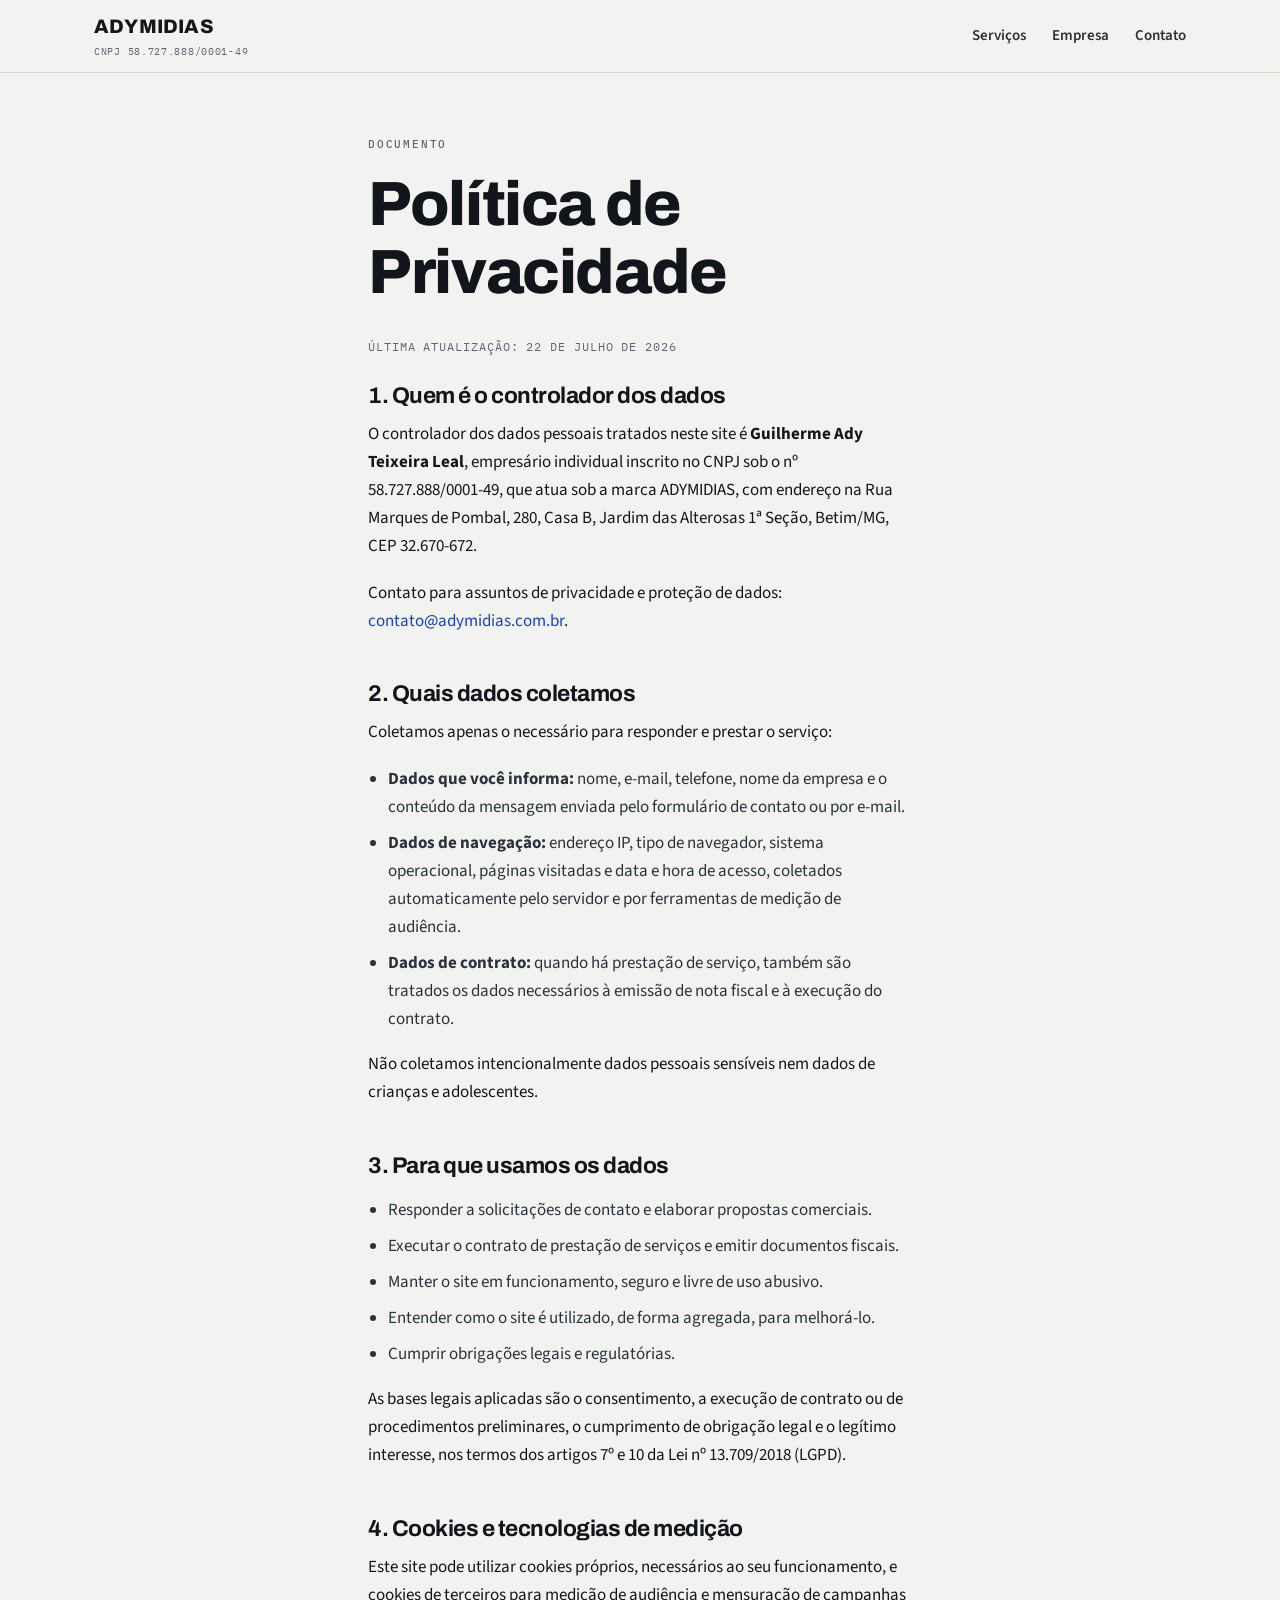
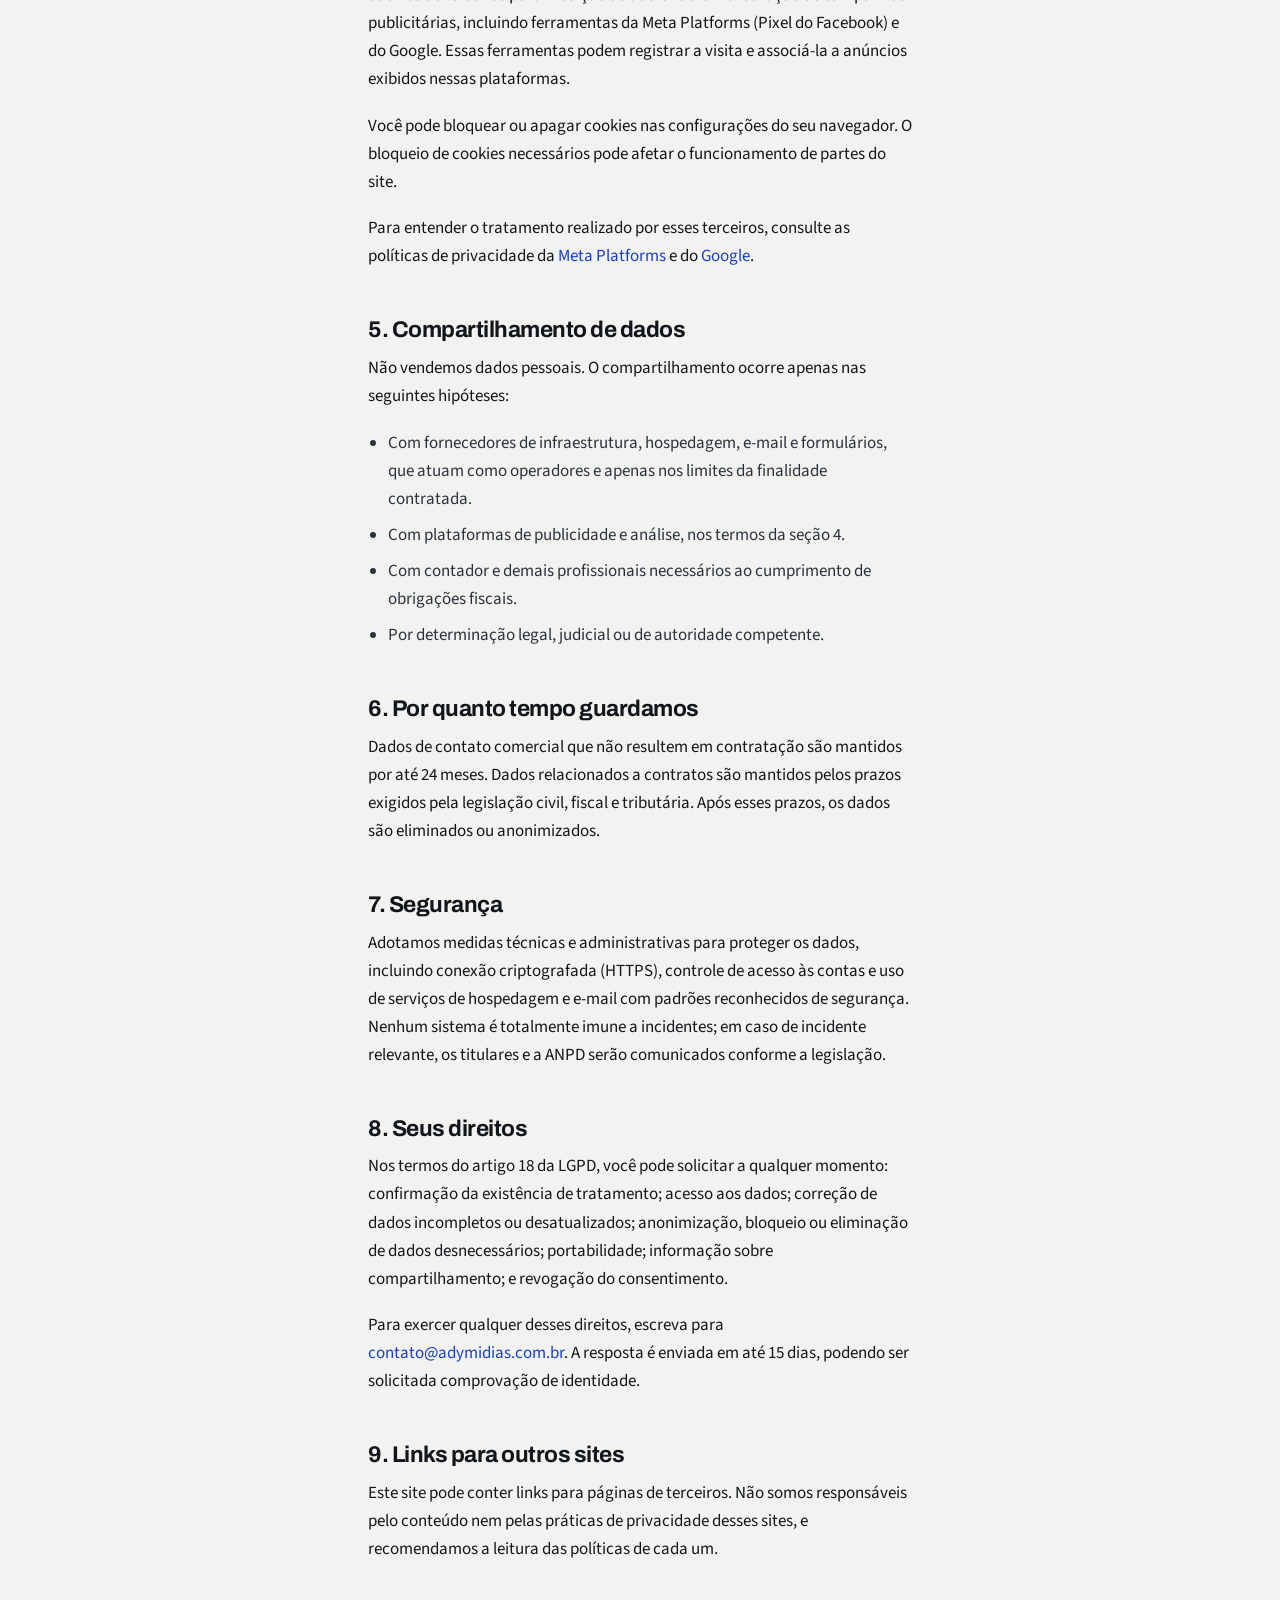
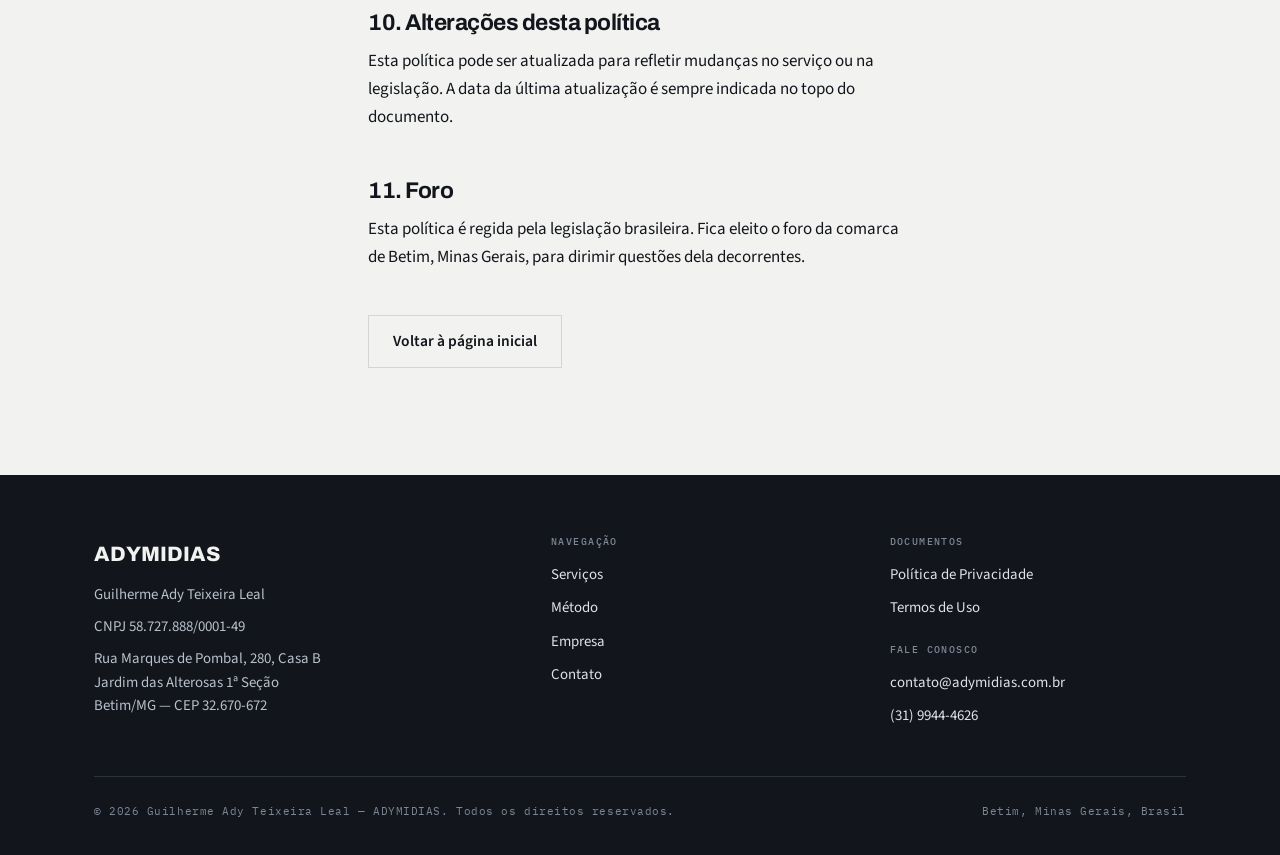
<file: politica-de-privacidade.html>
<!DOCTYPE html>
<html lang="pt-BR">
<head>
<meta charset="utf-8">
<meta name="viewport" content="width=device-width, initial-scale=1">
<title>Política de Privacidade — ADYMIDIAS</title>
<meta name="description" content="Política de Privacidade da ADYMIDIAS — Guilherme Ady Teixeira Leal, CNPJ 58.727.888/0001-49, em conformidade com a Lei nº 13.709/2018 (LGPD).">
<link rel="canonical" href="https://www.adymidias.com.br/politica-de-privacidade.html">
<link rel="preconnect" href="https://fonts.googleapis.com">
<link rel="preconnect" href="https://fonts.gstatic.com" crossorigin>
<link href="https://fonts.googleapis.com/css2?family=Archivo:wght@600;700;800&family=IBM+Plex+Mono:wght@400;500&family=Source+Sans+3:wght@400;600&display=swap" rel="stylesheet">
<link rel="stylesheet" href="assets/estilo.css">
</head>
<body>

<a class="pular" href="#conteudo">Ir para o conteúdo</a>

<header class="topo">
  <div class="wrap topo-linha">
    <a class="marca" href="index.html">
      <span class="marca-nome">ADYMIDIAS</span>
      <span class="marca-cnpj">CNPJ 58.727.888/0001-49</span>
    </a>
    <nav class="nav" aria-label="Navegação principal">
      <a href="index.html#servicos">Serviços</a>
      <a href="index.html#empresa" class="oculta-mobile">Empresa</a>
      <a href="contato.html">Contato</a>
    </nav>
  </div>
</header>

<main id="conteudo" class="doc">
  <div class="wrap doc-corpo">
    <span class="rotulo">Documento</span>
    <h1>Política de Privacidade</h1>
    <p class="doc-data">Última atualização: 22 de julho de 2026</p>

    <h2>1. Quem é o controlador dos dados</h2>
    <p>
      O controlador dos dados pessoais tratados neste site é
      <strong>Guilherme Ady Teixeira Leal</strong>, empresário individual inscrito no
      CNPJ sob o nº 58.727.888/0001-49, que atua sob a marca ADYMIDIAS, com endereço na
      Rua Marques de Pombal, 280, Casa B, Jardim das Alterosas 1ª Seção, Betim/MG,
      CEP 32.670-672.
    </p>
    <p>
      Contato para assuntos de privacidade e proteção de dados:
      <a href="mailto:contato@adymidias.com.br">contato@adymidias.com.br</a>.
    </p>

    <h2>2. Quais dados coletamos</h2>
    <p>Coletamos apenas o necessário para responder e prestar o serviço:</p>
    <ul>
      <li>
        <strong>Dados que você informa:</strong> nome, e-mail, telefone, nome da empresa
        e o conteúdo da mensagem enviada pelo formulário de contato ou por e-mail.
      </li>
      <li>
        <strong>Dados de navegação:</strong> endereço IP, tipo de navegador, sistema
        operacional, páginas visitadas e data e hora de acesso, coletados
        automaticamente pelo servidor e por ferramentas de medição de audiência.
      </li>
      <li>
        <strong>Dados de contrato:</strong> quando há prestação de serviço, também são
        tratados os dados necessários à emissão de nota fiscal e à execução do contrato.
      </li>
    </ul>
    <p>
      Não coletamos intencionalmente dados pessoais sensíveis nem dados de crianças e
      adolescentes.
    </p>

    <h2>3. Para que usamos os dados</h2>
    <ul>
      <li>Responder a solicitações de contato e elaborar propostas comerciais.</li>
      <li>Executar o contrato de prestação de serviços e emitir documentos fiscais.</li>
      <li>Manter o site em funcionamento, seguro e livre de uso abusivo.</li>
      <li>Entender como o site é utilizado, de forma agregada, para melhorá-lo.</li>
      <li>Cumprir obrigações legais e regulatórias.</li>
    </ul>
    <p>
      As bases legais aplicadas são o consentimento, a execução de contrato ou de
      procedimentos preliminares, o cumprimento de obrigação legal e o legítimo
      interesse, nos termos dos artigos 7º e 10 da Lei nº 13.709/2018 (LGPD).
    </p>

    <h2>4. Cookies e tecnologias de medição</h2>
    <p>
      Este site pode utilizar cookies próprios, necessários ao seu funcionamento, e
      cookies de terceiros para medição de audiência e mensuração de campanhas
      publicitárias, incluindo ferramentas da Meta Platforms (Pixel do Facebook) e do
      Google. Essas ferramentas podem registrar a visita e associá-la a anúncios
      exibidos nessas plataformas.
    </p>
    <p>
      Você pode bloquear ou apagar cookies nas configurações do seu navegador. O bloqueio
      de cookies necessários pode afetar o funcionamento de partes do site.
    </p>
    <p>
      Para entender o tratamento realizado por esses terceiros, consulte as políticas de
      privacidade da <a href="https://www.facebook.com/privacy/policy/" rel="noopener" target="_blank">Meta Platforms</a>
      e do <a href="https://policies.google.com/privacy" rel="noopener" target="_blank">Google</a>.
    </p>

    <h2>5. Compartilhamento de dados</h2>
    <p>
      Não vendemos dados pessoais. O compartilhamento ocorre apenas nas seguintes
      hipóteses:
    </p>
    <ul>
      <li>Com fornecedores de infraestrutura, hospedagem, e-mail e formulários, que atuam como operadores e apenas nos limites da finalidade contratada.</li>
      <li>Com plataformas de publicidade e análise, nos termos da seção 4.</li>
      <li>Com contador e demais profissionais necessários ao cumprimento de obrigações fiscais.</li>
      <li>Por determinação legal, judicial ou de autoridade competente.</li>
    </ul>

    <h2>6. Por quanto tempo guardamos</h2>
    <p>
      Dados de contato comercial que não resultem em contratação são mantidos por até
      24 meses. Dados relacionados a contratos são mantidos pelos prazos exigidos pela
      legislação civil, fiscal e tributária. Após esses prazos, os dados são eliminados
      ou anonimizados.
    </p>

    <h2>7. Segurança</h2>
    <p>
      Adotamos medidas técnicas e administrativas para proteger os dados, incluindo
      conexão criptografada (HTTPS), controle de acesso às contas e uso de serviços de
      hospedagem e e-mail com padrões reconhecidos de segurança. Nenhum sistema é
      totalmente imune a incidentes; em caso de incidente relevante, os titulares e a
      ANPD serão comunicados conforme a legislação.
    </p>

    <h2>8. Seus direitos</h2>
    <p>
      Nos termos do artigo 18 da LGPD, você pode solicitar a qualquer momento:
      confirmação da existência de tratamento; acesso aos dados; correção de dados
      incompletos ou desatualizados; anonimização, bloqueio ou eliminação de dados
      desnecessários; portabilidade; informação sobre compartilhamento; e revogação do
      consentimento.
    </p>
    <p>
      Para exercer qualquer desses direitos, escreva para
      <a href="mailto:contato@adymidias.com.br">contato@adymidias.com.br</a>. A resposta
      é enviada em até 15 dias, podendo ser solicitada comprovação de identidade.
    </p>

    <h2>9. Links para outros sites</h2>
    <p>
      Este site pode conter links para páginas de terceiros. Não somos responsáveis pelo
      conteúdo nem pelas práticas de privacidade desses sites, e recomendamos a leitura
      das políticas de cada um.
    </p>

    <h2>10. Alterações desta política</h2>
    <p>
      Esta política pode ser atualizada para refletir mudanças no serviço ou na
      legislação. A data da última atualização é sempre indicada no topo do documento.
    </p>

    <h2>11. Foro</h2>
    <p>
      Esta política é regida pela legislação brasileira. Fica eleito o foro da comarca de
      Betim, Minas Gerais, para dirimir questões dela decorrentes.
    </p>

    <p style="margin-top:44px">
      <a class="btn btn-vazado" href="index.html">Voltar à página inicial</a>
    </p>
  </div>
</main>

<footer class="rodape">
  <div class="wrap">
    <div class="rodape-grade">
      <div>
        <span class="rodape-marca">ADYMIDIAS</span>
        <p>Guilherme Ady Teixeira Leal</p>
        <p>CNPJ 58.727.888/0001-49</p>
        <p>Rua Marques de Pombal, 280, Casa B<br>Jardim das Alterosas 1ª Seção<br>Betim/MG — CEP 32.670-672</p>
      </div>
      <div>
        <h4>Navegação</h4>
        <ul>
          <li><a href="index.html#servicos">Serviços</a></li>
          <li><a href="index.html#metodo">Método</a></li>
          <li><a href="index.html#empresa">Empresa</a></li>
          <li><a href="contato.html">Contato</a></li>
        </ul>
      </div>
      <div>
        <h4>Documentos</h4>
        <ul>
          <li><a href="politica-de-privacidade.html">Política de Privacidade</a></li>
          <li><a href="termos-de-uso.html">Termos de Uso</a></li>
        </ul>
        <h4 style="margin-top:24px">Fale conosco</h4>
        <ul>
          <li><a href="mailto:contato@adymidias.com.br">contato@adymidias.com.br</a></li>
          <li><a href="tel:+553199444626">(31) 9944-4626</a></li>
        </ul>
      </div>
    </div>
    <div class="rodape-legal">
      <span>© 2026 Guilherme Ady Teixeira Leal — ADYMIDIAS. Todos os direitos reservados.</span>
      <span>Betim, Minas Gerais, Brasil</span>
    </div>
  </div>
</footer>

</body>
</html>
</file>
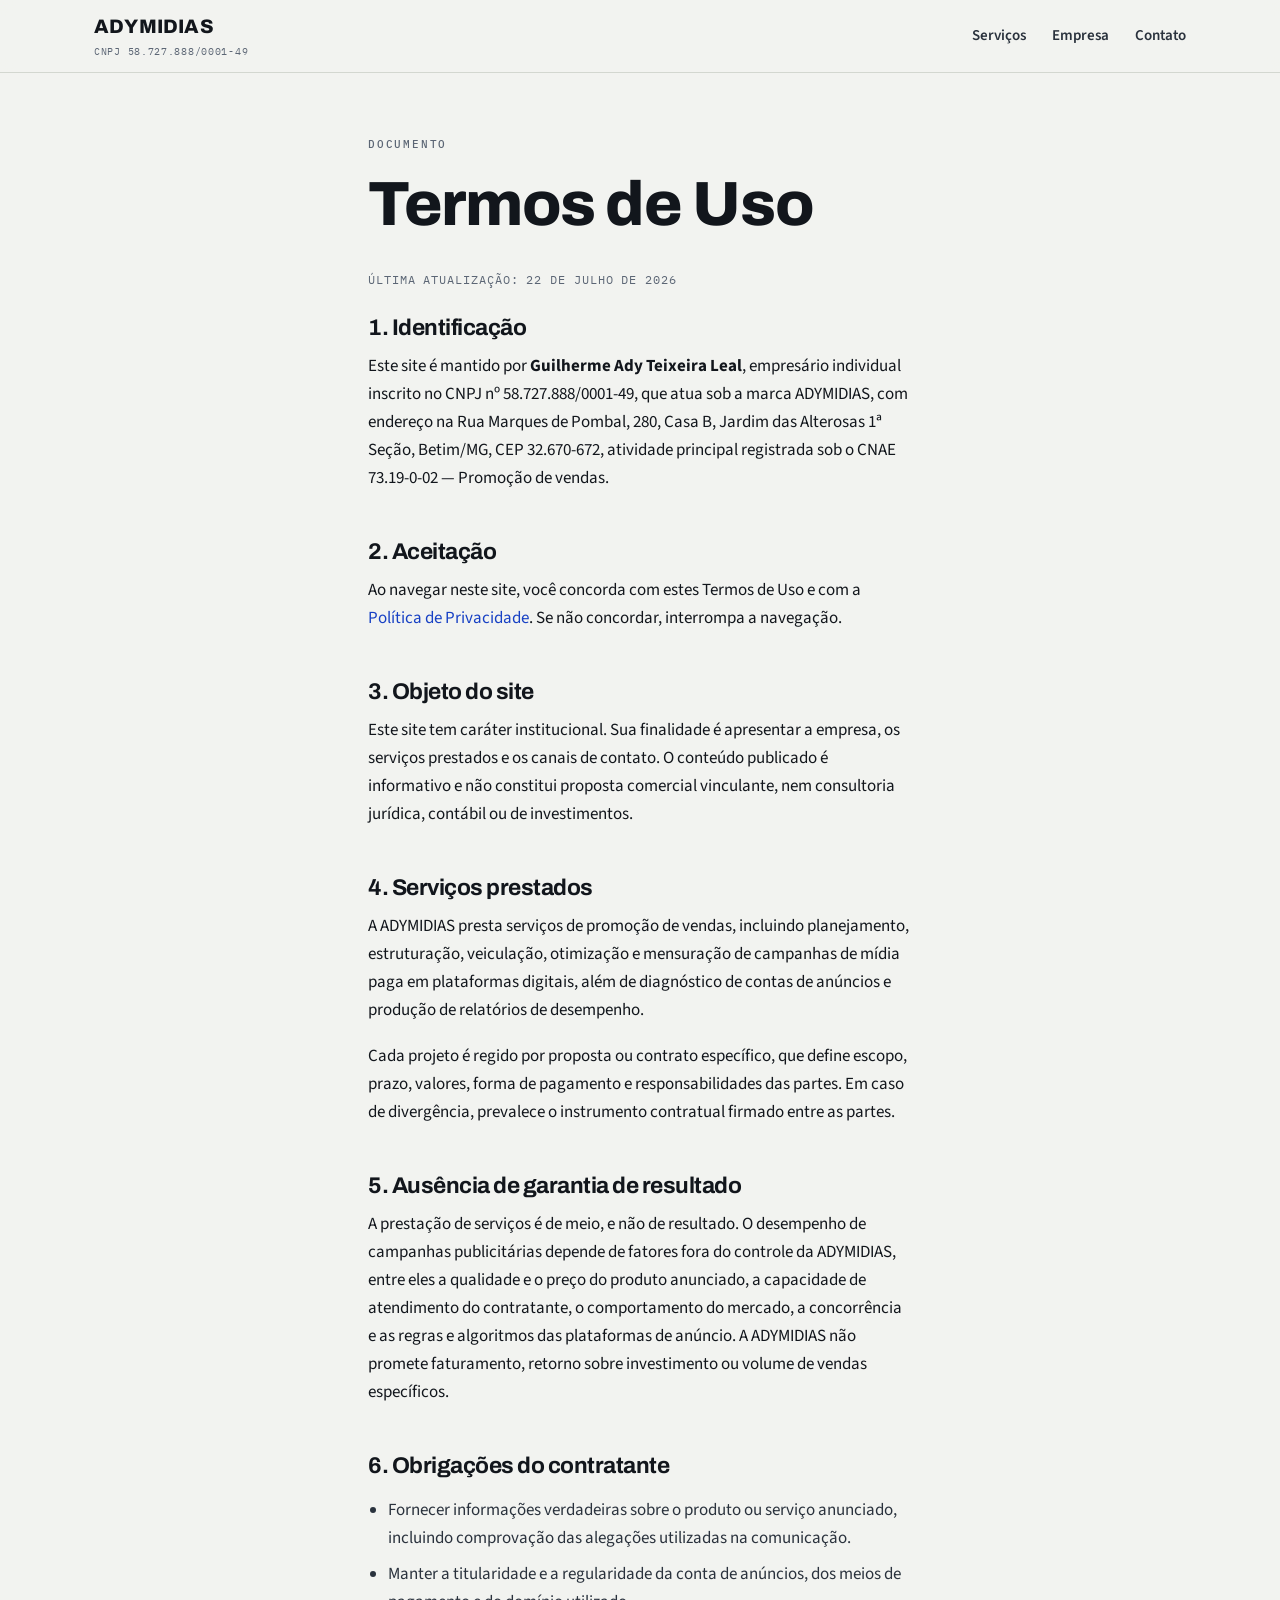
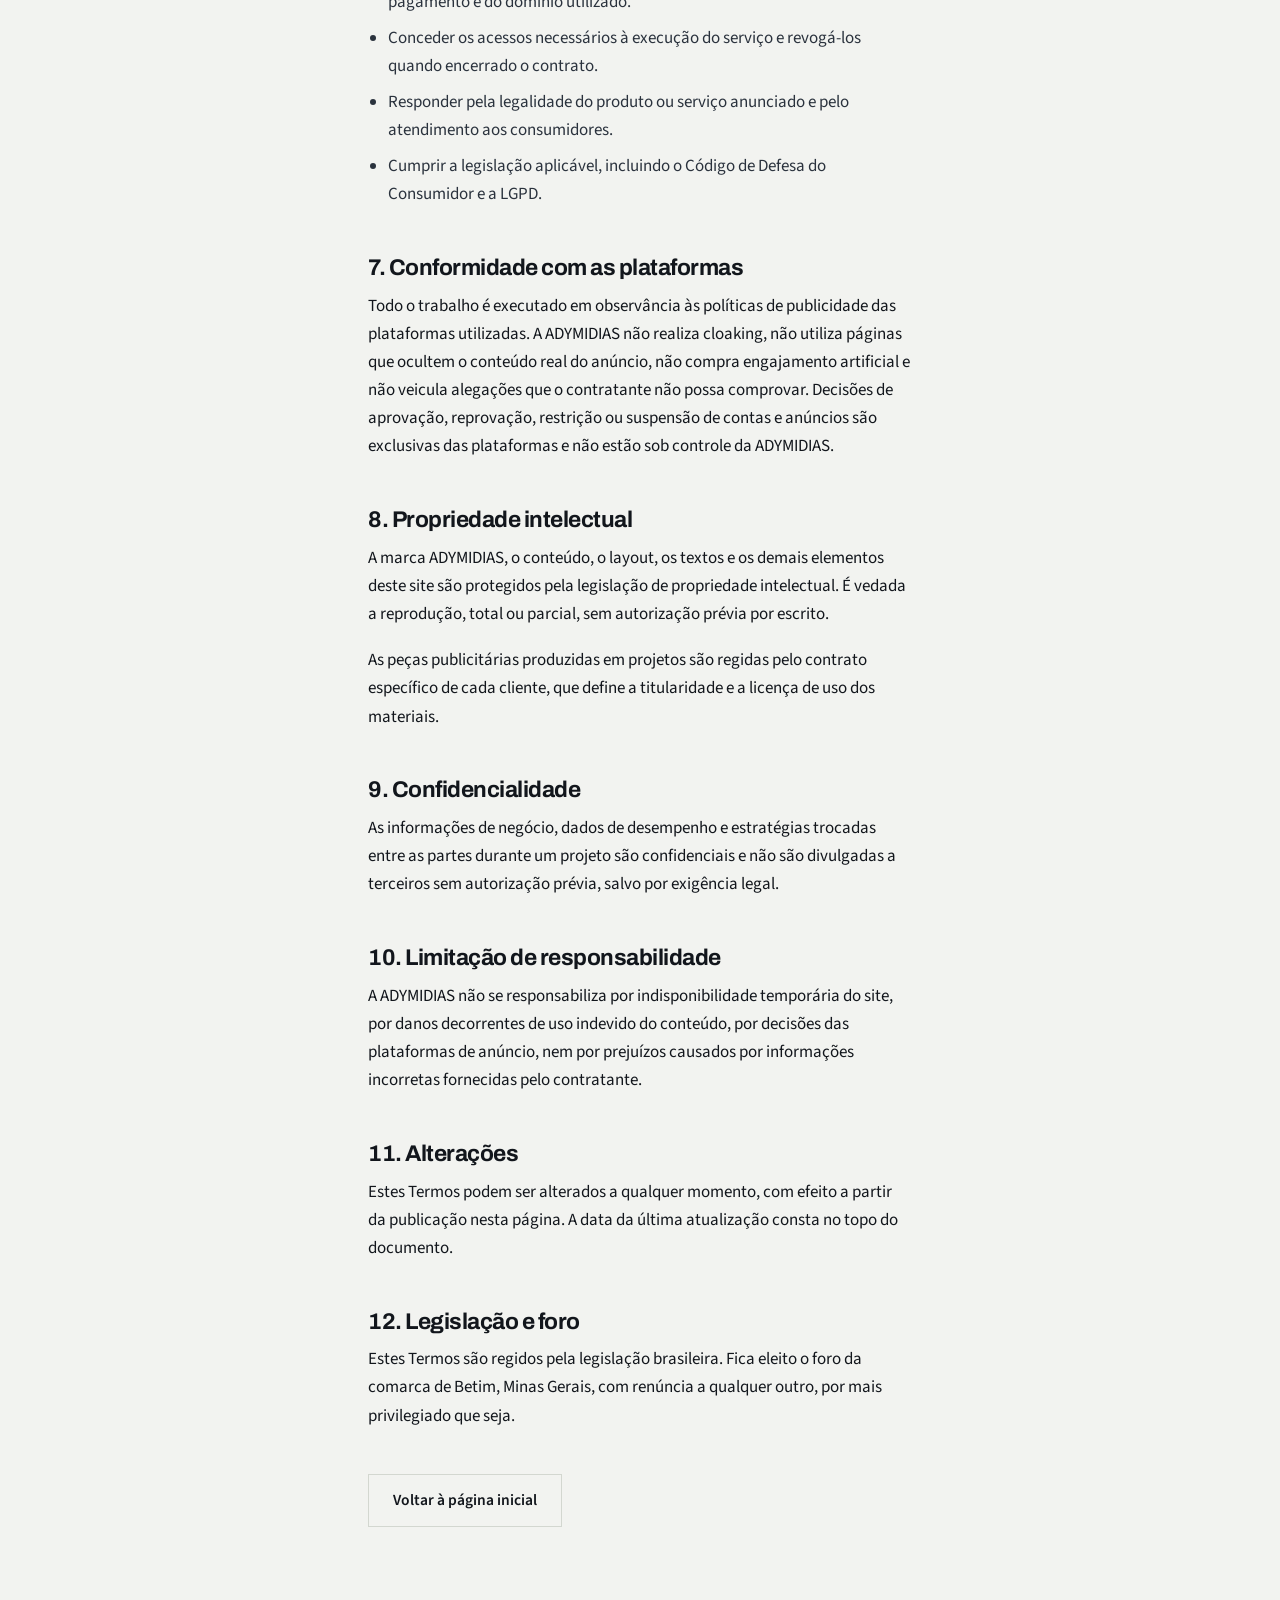
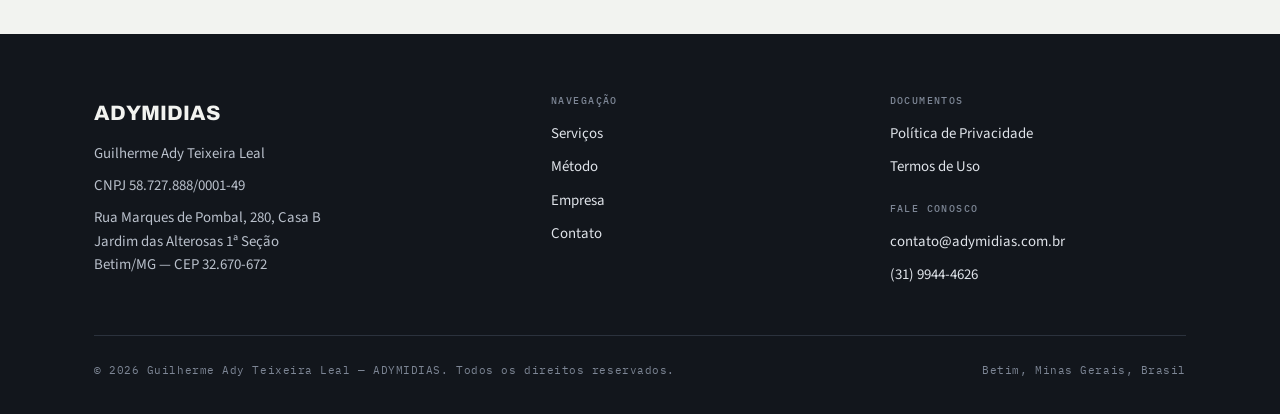
<file: termos-de-uso.html>
<!DOCTYPE html>
<html lang="pt-BR">
<head>
<meta charset="utf-8">
<meta name="viewport" content="width=device-width, initial-scale=1">
<title>Termos de Uso — ADYMIDIAS</title>
<meta name="description" content="Termos de Uso do site e condições gerais de prestação de serviços da ADYMIDIAS — Guilherme Ady Teixeira Leal, CNPJ 58.727.888/0001-49.">
<link rel="canonical" href="https://www.adymidias.com.br/termos-de-uso.html">
<link rel="preconnect" href="https://fonts.googleapis.com">
<link rel="preconnect" href="https://fonts.gstatic.com" crossorigin>
<link href="https://fonts.googleapis.com/css2?family=Archivo:wght@600;700;800&family=IBM+Plex+Mono:wght@400;500&family=Source+Sans+3:wght@400;600&display=swap" rel="stylesheet">
<link rel="stylesheet" href="assets/estilo.css">
</head>
<body>

<a class="pular" href="#conteudo">Ir para o conteúdo</a>

<header class="topo">
  <div class="wrap topo-linha">
    <a class="marca" href="index.html">
      <span class="marca-nome">ADYMIDIAS</span>
      <span class="marca-cnpj">CNPJ 58.727.888/0001-49</span>
    </a>
    <nav class="nav" aria-label="Navegação principal">
      <a href="index.html#servicos">Serviços</a>
      <a href="index.html#empresa" class="oculta-mobile">Empresa</a>
      <a href="contato.html">Contato</a>
    </nav>
  </div>
</header>

<main id="conteudo" class="doc">
  <div class="wrap doc-corpo">
    <span class="rotulo">Documento</span>
    <h1>Termos de Uso</h1>
    <p class="doc-data">Última atualização: 22 de julho de 2026</p>

    <h2>1. Identificação</h2>
    <p>
      Este site é mantido por <strong>Guilherme Ady Teixeira Leal</strong>, empresário
      individual inscrito no CNPJ nº 58.727.888/0001-49, que atua sob a marca ADYMIDIAS,
      com endereço na Rua Marques de Pombal, 280, Casa B, Jardim das Alterosas 1ª Seção,
      Betim/MG, CEP 32.670-672, atividade principal registrada sob o CNAE 73.19-0-02 —
      Promoção de vendas.
    </p>

    <h2>2. Aceitação</h2>
    <p>
      Ao navegar neste site, você concorda com estes Termos de Uso e com a
      <a href="politica-de-privacidade.html">Política de Privacidade</a>. Se não
      concordar, interrompa a navegação.
    </p>

    <h2>3. Objeto do site</h2>
    <p>
      Este site tem caráter institucional. Sua finalidade é apresentar a empresa, os
      serviços prestados e os canais de contato. O conteúdo publicado é informativo e
      não constitui proposta comercial vinculante, nem consultoria jurídica, contábil ou
      de investimentos.
    </p>

    <h2>4. Serviços prestados</h2>
    <p>
      A ADYMIDIAS presta serviços de promoção de vendas, incluindo planejamento,
      estruturação, veiculação, otimização e mensuração de campanhas de mídia paga em
      plataformas digitais, além de diagnóstico de contas de anúncios e produção de
      relatórios de desempenho.
    </p>
    <p>
      Cada projeto é regido por proposta ou contrato específico, que define escopo,
      prazo, valores, forma de pagamento e responsabilidades das partes. Em caso de
      divergência, prevalece o instrumento contratual firmado entre as partes.
    </p>

    <h2>5. Ausência de garantia de resultado</h2>
    <p>
      A prestação de serviços é de meio, e não de resultado. O desempenho de campanhas
      publicitárias depende de fatores fora do controle da ADYMIDIAS, entre eles a
      qualidade e o preço do produto anunciado, a capacidade de atendimento do
      contratante, o comportamento do mercado, a concorrência e as regras e algoritmos
      das plataformas de anúncio. A ADYMIDIAS não promete faturamento, retorno sobre
      investimento ou volume de vendas específicos.
    </p>

    <h2>6. Obrigações do contratante</h2>
    <ul>
      <li>Fornecer informações verdadeiras sobre o produto ou serviço anunciado, incluindo comprovação das alegações utilizadas na comunicação.</li>
      <li>Manter a titularidade e a regularidade da conta de anúncios, dos meios de pagamento e do domínio utilizado.</li>
      <li>Conceder os acessos necessários à execução do serviço e revogá-los quando encerrado o contrato.</li>
      <li>Responder pela legalidade do produto ou serviço anunciado e pelo atendimento aos consumidores.</li>
      <li>Cumprir a legislação aplicável, incluindo o Código de Defesa do Consumidor e a LGPD.</li>
    </ul>

    <h2>7. Conformidade com as plataformas</h2>
    <p>
      Todo o trabalho é executado em observância às políticas de publicidade das
      plataformas utilizadas. A ADYMIDIAS não realiza cloaking, não utiliza páginas que
      ocultem o conteúdo real do anúncio, não compra engajamento artificial e não
      veicula alegações que o contratante não possa comprovar. Decisões de aprovação,
      reprovação, restrição ou suspensão de contas e anúncios são exclusivas das
      plataformas e não estão sob controle da ADYMIDIAS.
    </p>

    <h2>8. Propriedade intelectual</h2>
    <p>
      A marca ADYMIDIAS, o conteúdo, o layout, os textos e os demais elementos deste
      site são protegidos pela legislação de propriedade intelectual. É vedada a
      reprodução, total ou parcial, sem autorização prévia por escrito.
    </p>
    <p>
      As peças publicitárias produzidas em projetos são regidas pelo contrato específico
      de cada cliente, que define a titularidade e a licença de uso dos materiais.
    </p>

    <h2>9. Confidencialidade</h2>
    <p>
      As informações de negócio, dados de desempenho e estratégias trocadas entre as
      partes durante um projeto são confidenciais e não são divulgadas a terceiros sem
      autorização prévia, salvo por exigência legal.
    </p>

    <h2>10. Limitação de responsabilidade</h2>
    <p>
      A ADYMIDIAS não se responsabiliza por indisponibilidade temporária do site, por
      danos decorrentes de uso indevido do conteúdo, por decisões das plataformas de
      anúncio, nem por prejuízos causados por informações incorretas fornecidas pelo
      contratante.
    </p>

    <h2>11. Alterações</h2>
    <p>
      Estes Termos podem ser alterados a qualquer momento, com efeito a partir da
      publicação nesta página. A data da última atualização consta no topo do documento.
    </p>

    <h2>12. Legislação e foro</h2>
    <p>
      Estes Termos são regidos pela legislação brasileira. Fica eleito o foro da comarca
      de Betim, Minas Gerais, com renúncia a qualquer outro, por mais privilegiado que
      seja.
    </p>

    <p style="margin-top:44px">
      <a class="btn btn-vazado" href="index.html">Voltar à página inicial</a>
    </p>
  </div>
</main>

<footer class="rodape">
  <div class="wrap">
    <div class="rodape-grade">
      <div>
        <span class="rodape-marca">ADYMIDIAS</span>
        <p>Guilherme Ady Teixeira Leal</p>
        <p>CNPJ 58.727.888/0001-49</p>
        <p>Rua Marques de Pombal, 280, Casa B<br>Jardim das Alterosas 1ª Seção<br>Betim/MG — CEP 32.670-672</p>
      </div>
      <div>
        <h4>Navegação</h4>
        <ul>
          <li><a href="index.html#servicos">Serviços</a></li>
          <li><a href="index.html#metodo">Método</a></li>
          <li><a href="index.html#empresa">Empresa</a></li>
          <li><a href="contato.html">Contato</a></li>
        </ul>
      </div>
      <div>
        <h4>Documentos</h4>
        <ul>
          <li><a href="politica-de-privacidade.html">Política de Privacidade</a></li>
          <li><a href="termos-de-uso.html">Termos de Uso</a></li>
        </ul>
        <h4 style="margin-top:24px">Fale conosco</h4>
        <ul>
          <li><a href="mailto:contato@adymidias.com.br">contato@adymidias.com.br</a></li>
          <li><a href="tel:+553199444626">(31) 9944-4626</a></li>
        </ul>
      </div>
    </div>
    <div class="rodape-legal">
      <span>© 2026 Guilherme Ady Teixeira Leal — ADYMIDIAS. Todos os direitos reservados.</span>
      <span>Betim, Minas Gerais, Brasil</span>
    </div>
  </div>
</footer>

</body>
</html>
</file>
<file: assets/estilo.css>
/* ADYMIDIAS — folha de estilo institucional
   Guilherme Ady Teixeira Leal — CNPJ 58.727.888/0001-49 */

:root {
  --ink: #12161c;
  --ink-soft: #2a323d;
  --slate: #5c6675;
  --paper: #f2f3f0;
  --paper-deep: #e7e9e4;
  --rule: #d3d7d0;
  --signal: #1740c4;
  --signal-deep: #0f2d8c;
  --white: #ffffff;

  --font-display: "Archivo", "Helvetica Neue", Arial, sans-serif;
  --font-body: "Source Sans 3", "Segoe UI", system-ui, sans-serif;
  --font-mono: "IBM Plex Mono", ui-monospace, "Courier New", monospace;

  --wrap: 1140px;
  --gutter: 24px;
}

*,
*::before,
*::after {
  box-sizing: border-box;
}

html {
  scroll-behavior: smooth;
}

@media (prefers-reduced-motion: reduce) {
  html {
    scroll-behavior: auto;
  }
  *,
  *::before,
  *::after {
    animation-duration: 0.001ms !important;
    transition-duration: 0.001ms !important;
  }
}

body {
  margin: 0;
  background: var(--paper);
  color: var(--ink);
  font-family: var(--font-body);
  font-size: 17px;
  line-height: 1.65;
  -webkit-font-smoothing: antialiased;
}

img {
  max-width: 100%;
  display: block;
}

a {
  color: var(--signal);
  text-decoration: none;
}

a:hover {
  text-decoration: underline;
}

a:focus-visible,
button:focus-visible,
input:focus-visible,
textarea:focus-visible,
select:focus-visible {
  outline: 2px solid var(--signal);
  outline-offset: 3px;
}

.wrap {
  width: 100%;
  max-width: var(--wrap);
  margin: 0 auto;
  padding: 0 var(--gutter);
}

.pular {
  position: absolute;
  left: -9999px;
  top: 0;
  background: var(--ink);
  color: var(--paper);
  padding: 12px 18px;
  z-index: 50;
}

.pular:focus {
  left: 12px;
  top: 12px;
}

/* ---------- tipografia ---------- */

h1,
h2,
h3,
h4 {
  font-family: var(--font-display);
  font-weight: 700;
  letter-spacing: -0.022em;
  line-height: 1.08;
  margin: 0 0 0.5em;
  color: var(--ink);
}

h1 {
  font-size: clamp(2.35rem, 5.4vw, 3.9rem);
  font-weight: 800;
}

h2 {
  font-size: clamp(1.7rem, 3.2vw, 2.4rem);
}

h3 {
  font-size: 1.14rem;
  letter-spacing: -0.012em;
}

p {
  margin: 0 0 1.1em;
}

.lead {
  font-size: 1.16rem;
  color: var(--ink-soft);
  max-width: 54ch;
}

.rotulo {
  font-family: var(--font-mono);
  font-size: 0.7rem;
  font-weight: 500;
  letter-spacing: 0.16em;
  text-transform: uppercase;
  color: var(--slate);
  margin: 0 0 18px;
  display: block;
}

.rotulo strong {
  color: var(--signal);
  font-weight: 500;
}

/* ---------- cabeçalho ---------- */

.topo {
  position: sticky;
  top: 0;
  z-index: 40;
  background: rgba(242, 243, 240, 0.94);
  backdrop-filter: blur(8px);
  border-bottom: 1px solid var(--rule);
}

.topo-linha {
  display: flex;
  align-items: center;
  justify-content: space-between;
  gap: 24px;
  min-height: 72px;
}

.marca {
  display: flex;
  flex-direction: column;
  gap: 1px;
  text-decoration: none;
}

.marca:hover {
  text-decoration: none;
}

.marca-nome {
  font-family: var(--font-display);
  font-weight: 800;
  font-size: 1.22rem;
  letter-spacing: 0.01em;
  color: var(--ink);
}

.marca-cnpj {
  font-family: var(--font-mono);
  font-size: 0.63rem;
  letter-spacing: 0.07em;
  color: var(--slate);
}

.nav {
  display: flex;
  align-items: center;
  gap: 26px;
}

.nav a {
  font-size: 0.94rem;
  color: var(--ink-soft);
  font-weight: 600;
}

.nav a:hover {
  color: var(--signal);
  text-decoration: none;
}

/* ---------- botões ---------- */

.btn {
  display: inline-flex;
  align-items: center;
  justify-content: center;
  gap: 8px;
  font-family: var(--font-body);
  font-weight: 600;
  font-size: 0.97rem;
  padding: 13px 24px;
  border: 1px solid var(--ink);
  background: var(--ink);
  color: var(--paper);
  cursor: pointer;
  transition: background 0.18s ease, color 0.18s ease, border-color 0.18s ease;
}

.btn:hover {
  background: var(--signal);
  border-color: var(--signal);
  color: var(--white);
  text-decoration: none;
}

.btn-vazado {
  background: transparent;
  color: var(--ink);
  border-color: var(--rule);
}

.btn-vazado:hover {
  background: transparent;
  color: var(--signal);
  border-color: var(--signal);
}

/* ---------- seções ---------- */

.secao {
  padding: 86px 0;
  border-top: 1px solid var(--rule);
}

.secao-topo {
  max-width: 60ch;
  margin-bottom: 46px;
}

.secao-topo p {
  color: var(--slate);
  margin-bottom: 0;
}

/* ---------- hero ---------- */

.hero {
  padding: 76px 0 84px;
}

.hero-grade {
  display: grid;
  grid-template-columns: 1.15fr 0.85fr;
  gap: 60px;
  align-items: start;
}

.hero h1 {
  margin-bottom: 22px;
}

.hero-acoes {
  display: flex;
  flex-wrap: wrap;
  gap: 12px;
  margin-top: 30px;
}

/* ---------- ficha cadastral (elemento-assinatura) ---------- */

.ficha {
  background: var(--white);
  border: 1px solid var(--ink);
  box-shadow: 7px 7px 0 var(--paper-deep);
}

.ficha-cabeca {
  background: var(--ink);
  color: var(--paper);
  padding: 13px 20px;
  display: flex;
  align-items: center;
  justify-content: space-between;
  gap: 12px;
}

.ficha-cabeca span {
  font-family: var(--font-mono);
  font-size: 0.66rem;
  letter-spacing: 0.14em;
  text-transform: uppercase;
}

.ficha-selo {
  display: inline-flex;
  align-items: center;
  gap: 6px;
  color: #8ef0b5;
}

.ficha-selo::before {
  content: "";
  width: 7px;
  height: 7px;
  border-radius: 50%;
  background: #34d07f;
}

.ficha dl {
  margin: 0;
  padding: 6px 20px 18px;
}

.ficha dt {
  font-family: var(--font-mono);
  font-size: 0.62rem;
  letter-spacing: 0.13em;
  text-transform: uppercase;
  color: var(--slate);
  margin-top: 15px;
}

.ficha dd {
  margin: 3px 0 0;
  font-size: 0.95rem;
  font-weight: 600;
  color: var(--ink);
  line-height: 1.45;
}

.ficha dd.mono {
  font-family: var(--font-mono);
  font-size: 0.92rem;
  letter-spacing: 0.01em;
}

.ficha-rodape {
  border-top: 1px solid var(--rule);
  padding: 13px 20px;
  font-family: var(--font-mono);
  font-size: 0.64rem;
  line-height: 1.6;
  color: var(--slate);
  letter-spacing: 0.02em;
}

/* ---------- serviços ---------- */

.grade-servicos {
  display: grid;
  grid-template-columns: repeat(auto-fit, minmax(268px, 1fr));
  gap: 1px;
  background: var(--rule);
  border: 1px solid var(--rule);
}

.servico {
  background: var(--paper);
  padding: 32px 28px 34px;
}

.servico-cod {
  font-family: var(--font-mono);
  font-size: 0.64rem;
  letter-spacing: 0.14em;
  color: var(--signal);
  display: block;
  margin-bottom: 14px;
}

.servico p {
  color: var(--slate);
  font-size: 0.98rem;
  margin-bottom: 0;
}

/* ---------- método ---------- */

.etapas {
  list-style: none;
  margin: 0;
  padding: 0;
  counter-reset: etapa;
}

.etapas li {
  counter-increment: etapa;
  display: grid;
  grid-template-columns: 74px 1fr;
  gap: 26px;
  padding: 26px 0;
  border-top: 1px solid var(--rule);
  align-items: start;
}

.etapas li:last-child {
  border-bottom: 1px solid var(--rule);
}

.etapas li::before {
  content: counter(etapa, decimal-leading-zero);
  font-family: var(--font-mono);
  font-size: 1.5rem;
  color: var(--rule);
  line-height: 1;
  padding-top: 3px;
}

.etapas h3 {
  margin-bottom: 6px;
}

.etapas p {
  margin: 0;
  color: var(--slate);
  max-width: 62ch;
}

/* ---------- transparência ---------- */

.duas-colunas {
  display: grid;
  grid-template-columns: repeat(auto-fit, minmax(290px, 1fr));
  gap: 46px;
}

.lista-limpa {
  list-style: none;
  margin: 0;
  padding: 0;
}

.lista-limpa li {
  padding: 11px 0 11px 30px;
  border-bottom: 1px solid var(--rule);
  position: relative;
  color: var(--ink-soft);
  font-size: 0.99rem;
}

.lista-limpa li::before {
  position: absolute;
  left: 0;
  top: 11px;
  font-family: var(--font-mono);
  font-size: 0.9rem;
}

.lista-sim li::before {
  content: "+";
  color: var(--signal);
}

.lista-nao li::before {
  content: "–";
  color: var(--slate);
}

/* ---------- contato ---------- */

.bloco-contato {
  display: grid;
  grid-template-columns: repeat(auto-fit, minmax(280px, 1fr));
  gap: 44px;
  align-items: start;
}

.dados-contato {
  list-style: none;
  margin: 0;
  padding: 0;
}

.dados-contato li {
  padding: 16px 0;
  border-bottom: 1px solid var(--rule);
}

.dados-contato span {
  display: block;
  font-family: var(--font-mono);
  font-size: 0.62rem;
  letter-spacing: 0.13em;
  text-transform: uppercase;
  color: var(--slate);
  margin-bottom: 4px;
}

.dados-contato strong {
  font-size: 1rem;
  font-weight: 600;
  color: var(--ink);
}

/* ---------- formulário ---------- */

.formulario {
  background: var(--white);
  border: 1px solid var(--rule);
  padding: 30px 28px 32px;
}

.campo {
  margin-bottom: 18px;
}

.campo label {
  display: block;
  font-family: var(--font-mono);
  font-size: 0.63rem;
  letter-spacing: 0.13em;
  text-transform: uppercase;
  color: var(--slate);
  margin-bottom: 6px;
}

.campo input,
.campo textarea,
.campo select {
  width: 100%;
  font-family: var(--font-body);
  font-size: 1rem;
  color: var(--ink);
  background: var(--paper);
  border: 1px solid var(--rule);
  padding: 11px 13px;
}

.campo textarea {
  min-height: 132px;
  resize: vertical;
}

.consentimento {
  display: flex;
  gap: 10px;
  align-items: flex-start;
  font-size: 0.87rem;
  color: var(--slate);
  margin: 4px 0 20px;
  line-height: 1.5;
}

.consentimento input {
  margin-top: 4px;
  flex: 0 0 auto;
}

.aviso-form {
  margin: 16px 0 0;
  font-size: 0.9rem;
  padding: 11px 14px;
  border-left: 3px solid var(--signal);
  background: var(--paper-deep);
  color: var(--ink-soft);
}

.aviso-form[hidden] {
  display: none;
}

/* ---------- páginas de texto ---------- */

.doc {
  padding: 62px 0 88px;
}

.doc-corpo {
  max-width: 74ch;
}

.doc-corpo h2 {
  font-size: 1.42rem;
  margin-top: 2.1em;
}

.doc-corpo h2:first-of-type {
  margin-top: 1.2em;
}

.doc-corpo ul {
  padding-left: 20px;
  color: var(--ink-soft);
}

.doc-corpo li {
  margin-bottom: 8px;
}

.doc-data {
  font-family: var(--font-mono);
  font-size: 0.72rem;
  letter-spacing: 0.08em;
  text-transform: uppercase;
  color: var(--slate);
}

/* ---------- rodapé ---------- */

.rodape {
  background: var(--ink);
  color: #b9c0cb;
  padding: 62px 0 34px;
  font-size: 0.93rem;
}

.rodape-grade {
  display: grid;
  grid-template-columns: 1.4fr 1fr 1fr;
  gap: 42px;
  padding-bottom: 38px;
  border-bottom: 1px solid #2b323d;
}

.rodape h4 {
  font-family: var(--font-mono);
  font-size: 0.63rem;
  font-weight: 500;
  letter-spacing: 0.14em;
  text-transform: uppercase;
  color: #7d8695;
  margin: 0 0 15px;
}

.rodape a {
  color: #dfe3e9;
}

.rodape a:hover {
  color: var(--white);
}

.rodape-marca {
  font-family: var(--font-display);
  font-weight: 800;
  font-size: 1.3rem;
  color: var(--paper);
  display: block;
  margin-bottom: 12px;
}

.rodape p {
  margin: 0 0 8px;
  line-height: 1.6;
}

.rodape ul {
  list-style: none;
  margin: 0;
  padding: 0;
}

.rodape ul li {
  margin-bottom: 9px;
}

.rodape-legal {
  padding-top: 26px;
  display: flex;
  flex-wrap: wrap;
  gap: 14px 28px;
  justify-content: space-between;
  font-family: var(--font-mono);
  font-size: 0.68rem;
  letter-spacing: 0.05em;
  color: #7d8695;
}

/* ---------- revelação ---------- */

.reveal {
  opacity: 0;
  transform: translateY(14px);
  transition: opacity 0.55s ease, transform 0.55s ease;
}

.reveal.visivel {
  opacity: 1;
  transform: none;
}

@media (prefers-reduced-motion: reduce) {
  .reveal {
    opacity: 1;
    transform: none;
  }
}

/* ---------- responsivo ---------- */

@media (max-width: 900px) {
  .hero-grade {
    grid-template-columns: 1fr;
    gap: 44px;
  }
  .rodape-grade {
    grid-template-columns: 1fr 1fr;
  }
}

@media (max-width: 640px) {
  body {
    font-size: 16px;
  }
  .secao {
    padding: 60px 0;
  }
  .hero {
    padding: 52px 0 60px;
  }
  .nav {
    gap: 16px;
  }
  .nav a {
    font-size: 0.86rem;
  }
  .nav a.oculta-mobile {
    display: none;
  }
  .etapas li {
    grid-template-columns: 50px 1fr;
    gap: 16px;
  }
  .rodape-grade {
    grid-template-columns: 1fr;
    gap: 32px;
  }
  .ficha {
    box-shadow: 4px 4px 0 var(--paper-deep);
  }
}
</file>
<file: adymidias-site/assets/estilo.css>
/* ADYMIDIAS — folha de estilo institucional
   Guilherme Ady Teixeira Leal — CNPJ 58.727.888/0001-49 */

:root {
  --ink: #12161c;
  --ink-soft: #2a323d;
  --slate: #5c6675;
  --paper: #f2f3f0;
  --paper-deep: #e7e9e4;
  --rule: #d3d7d0;
  --signal: #1740c4;
  --signal-deep: #0f2d8c;
  --white: #ffffff;

  --font-display: "Archivo", "Helvetica Neue", Arial, sans-serif;
  --font-body: "Source Sans 3", "Segoe UI", system-ui, sans-serif;
  --font-mono: "IBM Plex Mono", ui-monospace, "Courier New", monospace;

  --wrap: 1140px;
  --gutter: 24px;
}

*,
*::before,
*::after {
  box-sizing: border-box;
}

html {
  scroll-behavior: smooth;
}

@media (prefers-reduced-motion: reduce) {
  html {
    scroll-behavior: auto;
  }
  *,
  *::before,
  *::after {
    animation-duration: 0.001ms !important;
    transition-duration: 0.001ms !important;
  }
}

body {
  margin: 0;
  background: var(--paper);
  color: var(--ink);
  font-family: var(--font-body);
  font-size: 17px;
  line-height: 1.65;
  -webkit-font-smoothing: antialiased;
}

img {
  max-width: 100%;
  display: block;
}

a {
  color: var(--signal);
  text-decoration: none;
}

a:hover {
  text-decoration: underline;
}

a:focus-visible,
button:focus-visible,
input:focus-visible,
textarea:focus-visible,
select:focus-visible {
  outline: 2px solid var(--signal);
  outline-offset: 3px;
}

.wrap {
  width: 100%;
  max-width: var(--wrap);
  margin: 0 auto;
  padding: 0 var(--gutter);
}

.pular {
  position: absolute;
  left: -9999px;
  top: 0;
  background: var(--ink);
  color: var(--paper);
  padding: 12px 18px;
  z-index: 50;
}

.pular:focus {
  left: 12px;
  top: 12px;
}

/* ---------- tipografia ---------- */

h1,
h2,
h3,
h4 {
  font-family: var(--font-display);
  font-weight: 700;
  letter-spacing: -0.022em;
  line-height: 1.08;
  margin: 0 0 0.5em;
  color: var(--ink);
}

h1 {
  font-size: clamp(2.35rem, 5.4vw, 3.9rem);
  font-weight: 800;
}

h2 {
  font-size: clamp(1.7rem, 3.2vw, 2.4rem);
}

h3 {
  font-size: 1.14rem;
  letter-spacing: -0.012em;
}

p {
  margin: 0 0 1.1em;
}

.lead {
  font-size: 1.16rem;
  color: var(--ink-soft);
  max-width: 54ch;
}

.rotulo {
  font-family: var(--font-mono);
  font-size: 0.7rem;
  font-weight: 500;
  letter-spacing: 0.16em;
  text-transform: uppercase;
  color: var(--slate);
  margin: 0 0 18px;
  display: block;
}

.rotulo strong {
  color: var(--signal);
  font-weight: 500;
}

/* ---------- cabeçalho ---------- */

.topo {
  position: sticky;
  top: 0;
  z-index: 40;
  background: rgba(242, 243, 240, 0.94);
  backdrop-filter: blur(8px);
  border-bottom: 1px solid var(--rule);
}

.topo-linha {
  display: flex;
  align-items: center;
  justify-content: space-between;
  gap: 24px;
  min-height: 72px;
}

.marca {
  display: flex;
  flex-direction: column;
  gap: 1px;
  text-decoration: none;
}

.marca:hover {
  text-decoration: none;
}

.marca-nome {
  font-family: var(--font-display);
  font-weight: 800;
  font-size: 1.22rem;
  letter-spacing: 0.01em;
  color: var(--ink);
}

.marca-cnpj {
  font-family: var(--font-mono);
  font-size: 0.63rem;
  letter-spacing: 0.07em;
  color: var(--slate);
}

.nav {
  display: flex;
  align-items: center;
  gap: 26px;
}

.nav a {
  font-size: 0.94rem;
  color: var(--ink-soft);
  font-weight: 600;
}

.nav a:hover {
  color: var(--signal);
  text-decoration: none;
}

/* ---------- botões ---------- */

.btn {
  display: inline-flex;
  align-items: center;
  justify-content: center;
  gap: 8px;
  font-family: var(--font-body);
  font-weight: 600;
  font-size: 0.97rem;
  padding: 13px 24px;
  border: 1px solid var(--ink);
  background: var(--ink);
  color: var(--paper);
  cursor: pointer;
  transition: background 0.18s ease, color 0.18s ease, border-color 0.18s ease;
}

.btn:hover {
  background: var(--signal);
  border-color: var(--signal);
  color: var(--white);
  text-decoration: none;
}

.btn-vazado {
  background: transparent;
  color: var(--ink);
  border-color: var(--rule);
}

.btn-vazado:hover {
  background: transparent;
  color: var(--signal);
  border-color: var(--signal);
}

/* ---------- seções ---------- */

.secao {
  padding: 86px 0;
  border-top: 1px solid var(--rule);
}

.secao-topo {
  max-width: 60ch;
  margin-bottom: 46px;
}

.secao-topo p {
  color: var(--slate);
  margin-bottom: 0;
}

/* ---------- hero ---------- */

.hero {
  padding: 76px 0 84px;
}

.hero-grade {
  display: grid;
  grid-template-columns: 1.15fr 0.85fr;
  gap: 60px;
  align-items: start;
}

.hero h1 {
  margin-bottom: 22px;
}

.hero-acoes {
  display: flex;
  flex-wrap: wrap;
  gap: 12px;
  margin-top: 30px;
}

/* ---------- ficha cadastral (elemento-assinatura) ---------- */

.ficha {
  background: var(--white);
  border: 1px solid var(--ink);
  box-shadow: 7px 7px 0 var(--paper-deep);
}

.ficha-cabeca {
  background: var(--ink);
  color: var(--paper);
  padding: 13px 20px;
  display: flex;
  align-items: center;
  justify-content: space-between;
  gap: 12px;
}

.ficha-cabeca span {
  font-family: var(--font-mono);
  font-size: 0.66rem;
  letter-spacing: 0.14em;
  text-transform: uppercase;
}

.ficha-selo {
  display: inline-flex;
  align-items: center;
  gap: 6px;
  color: #8ef0b5;
}

.ficha-selo::before {
  content: "";
  width: 7px;
  height: 7px;
  border-radius: 50%;
  background: #34d07f;
}

.ficha dl {
  margin: 0;
  padding: 6px 20px 18px;
}

.ficha dt {
  font-family: var(--font-mono);
  font-size: 0.62rem;
  letter-spacing: 0.13em;
  text-transform: uppercase;
  color: var(--slate);
  margin-top: 15px;
}

.ficha dd {
  margin: 3px 0 0;
  font-size: 0.95rem;
  font-weight: 600;
  color: var(--ink);
  line-height: 1.45;
}

.ficha dd.mono {
  font-family: var(--font-mono);
  font-size: 0.92rem;
  letter-spacing: 0.01em;
}

.ficha-rodape {
  border-top: 1px solid var(--rule);
  padding: 13px 20px;
  font-family: var(--font-mono);
  font-size: 0.64rem;
  line-height: 1.6;
  color: var(--slate);
  letter-spacing: 0.02em;
}

/* ---------- serviços ---------- */

.grade-servicos {
  display: grid;
  grid-template-columns: repeat(auto-fit, minmax(268px, 1fr));
  gap: 1px;
  background: var(--rule);
  border: 1px solid var(--rule);
}

.servico {
  background: var(--paper);
  padding: 32px 28px 34px;
}

.servico-cod {
  font-family: var(--font-mono);
  font-size: 0.64rem;
  letter-spacing: 0.14em;
  color: var(--signal);
  display: block;
  margin-bottom: 14px;
}

.servico p {
  color: var(--slate);
  font-size: 0.98rem;
  margin-bottom: 0;
}

/* ---------- método ---------- */

.etapas {
  list-style: none;
  margin: 0;
  padding: 0;
  counter-reset: etapa;
}

.etapas li {
  counter-increment: etapa;
  display: grid;
  grid-template-columns: 74px 1fr;
  gap: 26px;
  padding: 26px 0;
  border-top: 1px solid var(--rule);
  align-items: start;
}

.etapas li:last-child {
  border-bottom: 1px solid var(--rule);
}

.etapas li::before {
  content: counter(etapa, decimal-leading-zero);
  font-family: var(--font-mono);
  font-size: 1.5rem;
  color: var(--rule);
  line-height: 1;
  padding-top: 3px;
}

.etapas h3 {
  margin-bottom: 6px;
}

.etapas p {
  margin: 0;
  color: var(--slate);
  max-width: 62ch;
}

/* ---------- transparência ---------- */

.duas-colunas {
  display: grid;
  grid-template-columns: repeat(auto-fit, minmax(290px, 1fr));
  gap: 46px;
}

.lista-limpa {
  list-style: none;
  margin: 0;
  padding: 0;
}

.lista-limpa li {
  padding: 11px 0 11px 30px;
  border-bottom: 1px solid var(--rule);
  position: relative;
  color: var(--ink-soft);
  font-size: 0.99rem;
}

.lista-limpa li::before {
  position: absolute;
  left: 0;
  top: 11px;
  font-family: var(--font-mono);
  font-size: 0.9rem;
}

.lista-sim li::before {
  content: "+";
  color: var(--signal);
}

.lista-nao li::before {
  content: "–";
  color: var(--slate);
}

/* ---------- contato ---------- */

.bloco-contato {
  display: grid;
  grid-template-columns: repeat(auto-fit, minmax(280px, 1fr));
  gap: 44px;
  align-items: start;
}

.dados-contato {
  list-style: none;
  margin: 0;
  padding: 0;
}

.dados-contato li {
  padding: 16px 0;
  border-bottom: 1px solid var(--rule);
}

.dados-contato span {
  display: block;
  font-family: var(--font-mono);
  font-size: 0.62rem;
  letter-spacing: 0.13em;
  text-transform: uppercase;
  color: var(--slate);
  margin-bottom: 4px;
}

.dados-contato strong {
  font-size: 1rem;
  font-weight: 600;
  color: var(--ink);
}

/* ---------- formulário ---------- */

.formulario {
  background: var(--white);
  border: 1px solid var(--rule);
  padding: 30px 28px 32px;
}

.campo {
  margin-bottom: 18px;
}

.campo label {
  display: block;
  font-family: var(--font-mono);
  font-size: 0.63rem;
  letter-spacing: 0.13em;
  text-transform: uppercase;
  color: var(--slate);
  margin-bottom: 6px;
}

.campo input,
.campo textarea,
.campo select {
  width: 100%;
  font-family: var(--font-body);
  font-size: 1rem;
  color: var(--ink);
  background: var(--paper);
  border: 1px solid var(--rule);
  padding: 11px 13px;
}

.campo textarea {
  min-height: 132px;
  resize: vertical;
}

.consentimento {
  display: flex;
  gap: 10px;
  align-items: flex-start;
  font-size: 0.87rem;
  color: var(--slate);
  margin: 4px 0 20px;
  line-height: 1.5;
}

.consentimento input {
  margin-top: 4px;
  flex: 0 0 auto;
}

.aviso-form {
  margin: 16px 0 0;
  font-size: 0.9rem;
  padding: 11px 14px;
  border-left: 3px solid var(--signal);
  background: var(--paper-deep);
  color: var(--ink-soft);
}

.aviso-form[hidden] {
  display: none;
}

/* ---------- páginas de texto ---------- */

.doc {
  padding: 62px 0 88px;
}

.doc-corpo {
  max-width: 74ch;
}

.doc-corpo h2 {
  font-size: 1.42rem;
  margin-top: 2.1em;
}

.doc-corpo h2:first-of-type {
  margin-top: 1.2em;
}

.doc-corpo ul {
  padding-left: 20px;
  color: var(--ink-soft);
}

.doc-corpo li {
  margin-bottom: 8px;
}

.doc-data {
  font-family: var(--font-mono);
  font-size: 0.72rem;
  letter-spacing: 0.08em;
  text-transform: uppercase;
  color: var(--slate);
}

/* ---------- rodapé ---------- */

.rodape {
  background: var(--ink);
  color: #b9c0cb;
  padding: 62px 0 34px;
  font-size: 0.93rem;
}

.rodape-grade {
  display: grid;
  grid-template-columns: 1.4fr 1fr 1fr;
  gap: 42px;
  padding-bottom: 38px;
  border-bottom: 1px solid #2b323d;
}

.rodape h4 {
  font-family: var(--font-mono);
  font-size: 0.63rem;
  font-weight: 500;
  letter-spacing: 0.14em;
  text-transform: uppercase;
  color: #7d8695;
  margin: 0 0 15px;
}

.rodape a {
  color: #dfe3e9;
}

.rodape a:hover {
  color: var(--white);
}

.rodape-marca {
  font-family: var(--font-display);
  font-weight: 800;
  font-size: 1.3rem;
  color: var(--paper);
  display: block;
  margin-bottom: 12px;
}

.rodape p {
  margin: 0 0 8px;
  line-height: 1.6;
}

.rodape ul {
  list-style: none;
  margin: 0;
  padding: 0;
}

.rodape ul li {
  margin-bottom: 9px;
}

.rodape-legal {
  padding-top: 26px;
  display: flex;
  flex-wrap: wrap;
  gap: 14px 28px;
  justify-content: space-between;
  font-family: var(--font-mono);
  font-size: 0.68rem;
  letter-spacing: 0.05em;
  color: #7d8695;
}

/* ---------- revelação ---------- */

.reveal {
  opacity: 0;
  transform: translateY(14px);
  transition: opacity 0.55s ease, transform 0.55s ease;
}

.reveal.visivel {
  opacity: 1;
  transform: none;
}

@media (prefers-reduced-motion: reduce) {
  .reveal {
    opacity: 1;
    transform: none;
  }
}

/* ---------- responsivo ---------- */

@media (max-width: 900px) {
  .hero-grade {
    grid-template-columns: 1fr;
    gap: 44px;
  }
  .rodape-grade {
    grid-template-columns: 1fr 1fr;
  }
}

@media (max-width: 640px) {
  body {
    font-size: 16px;
  }
  .secao {
    padding: 60px 0;
  }
  .hero {
    padding: 52px 0 60px;
  }
  .nav {
    gap: 16px;
  }
  .nav a {
    font-size: 0.86rem;
  }
  .nav a.oculta-mobile {
    display: none;
  }
  .etapas li {
    grid-template-columns: 50px 1fr;
    gap: 16px;
  }
  .rodape-grade {
    grid-template-columns: 1fr;
    gap: 32px;
  }
  .ficha {
    box-shadow: 4px 4px 0 var(--paper-deep);
  }
}
</file>
